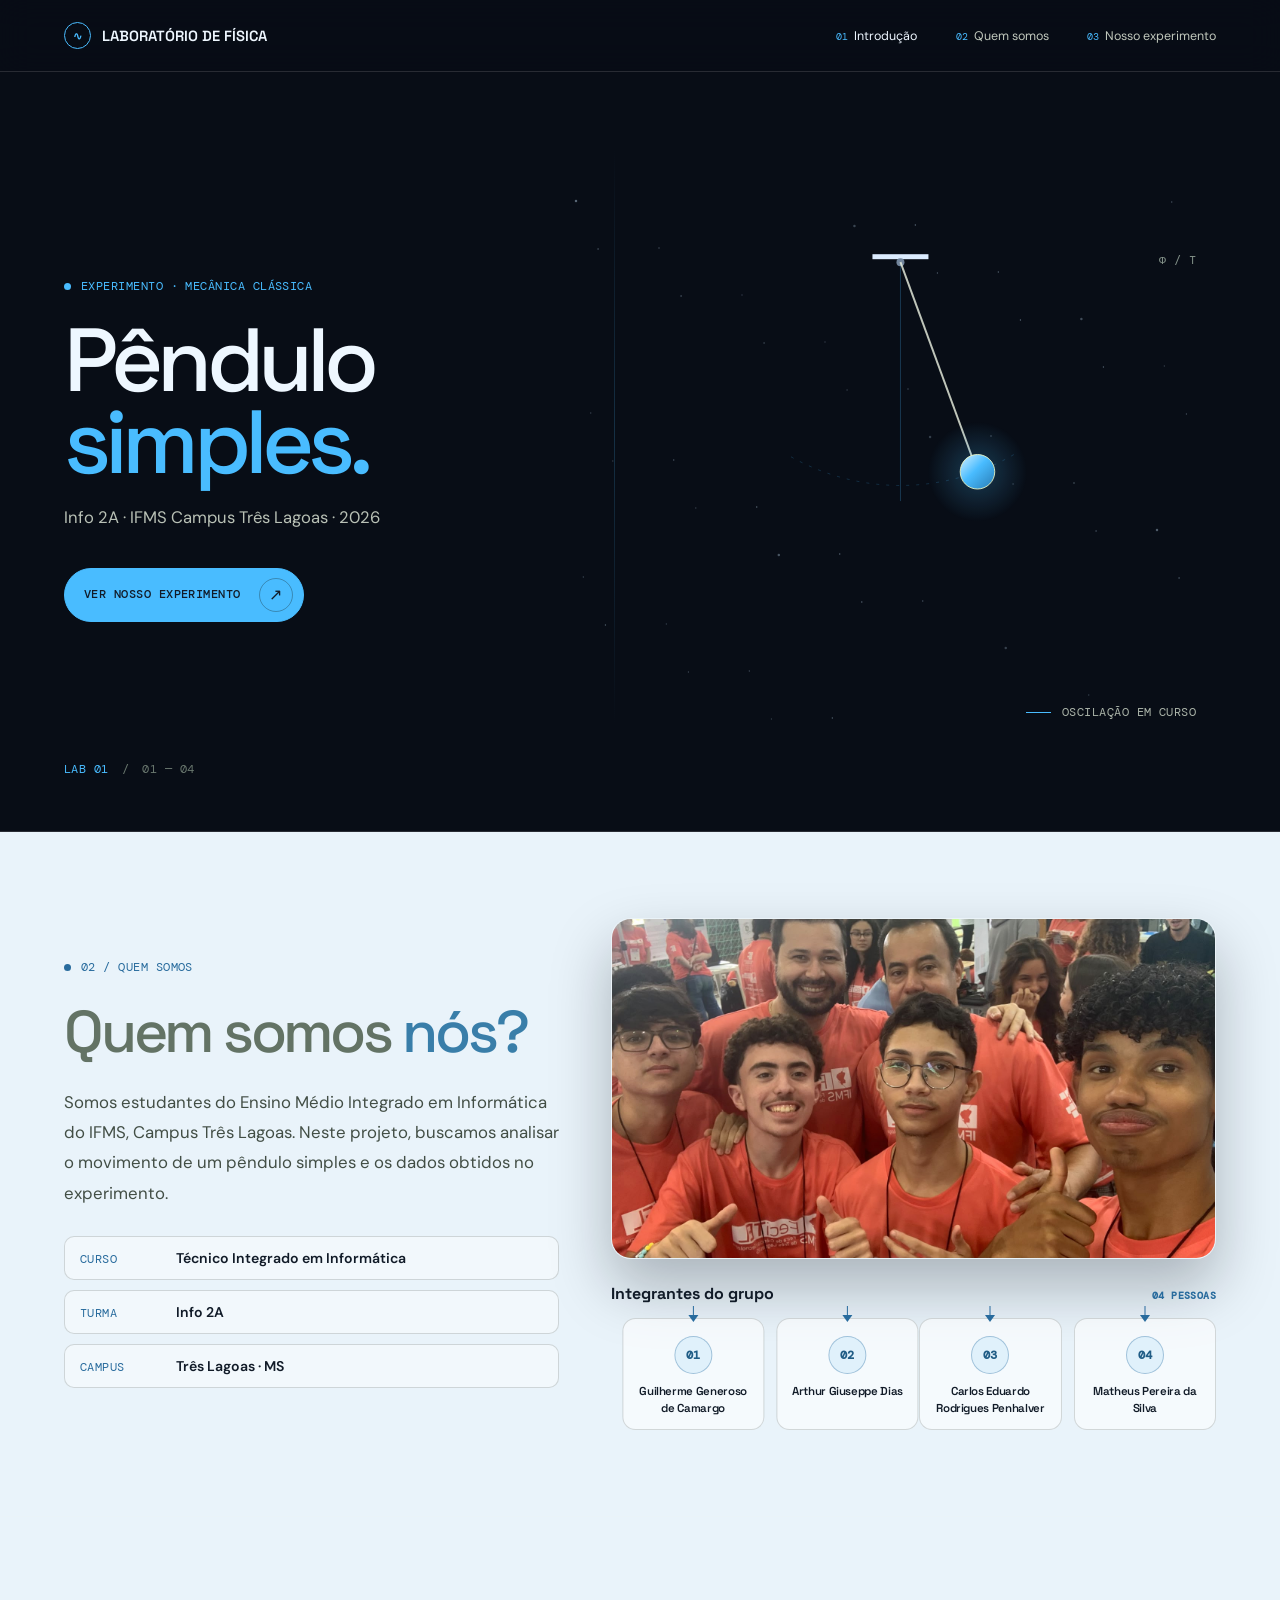
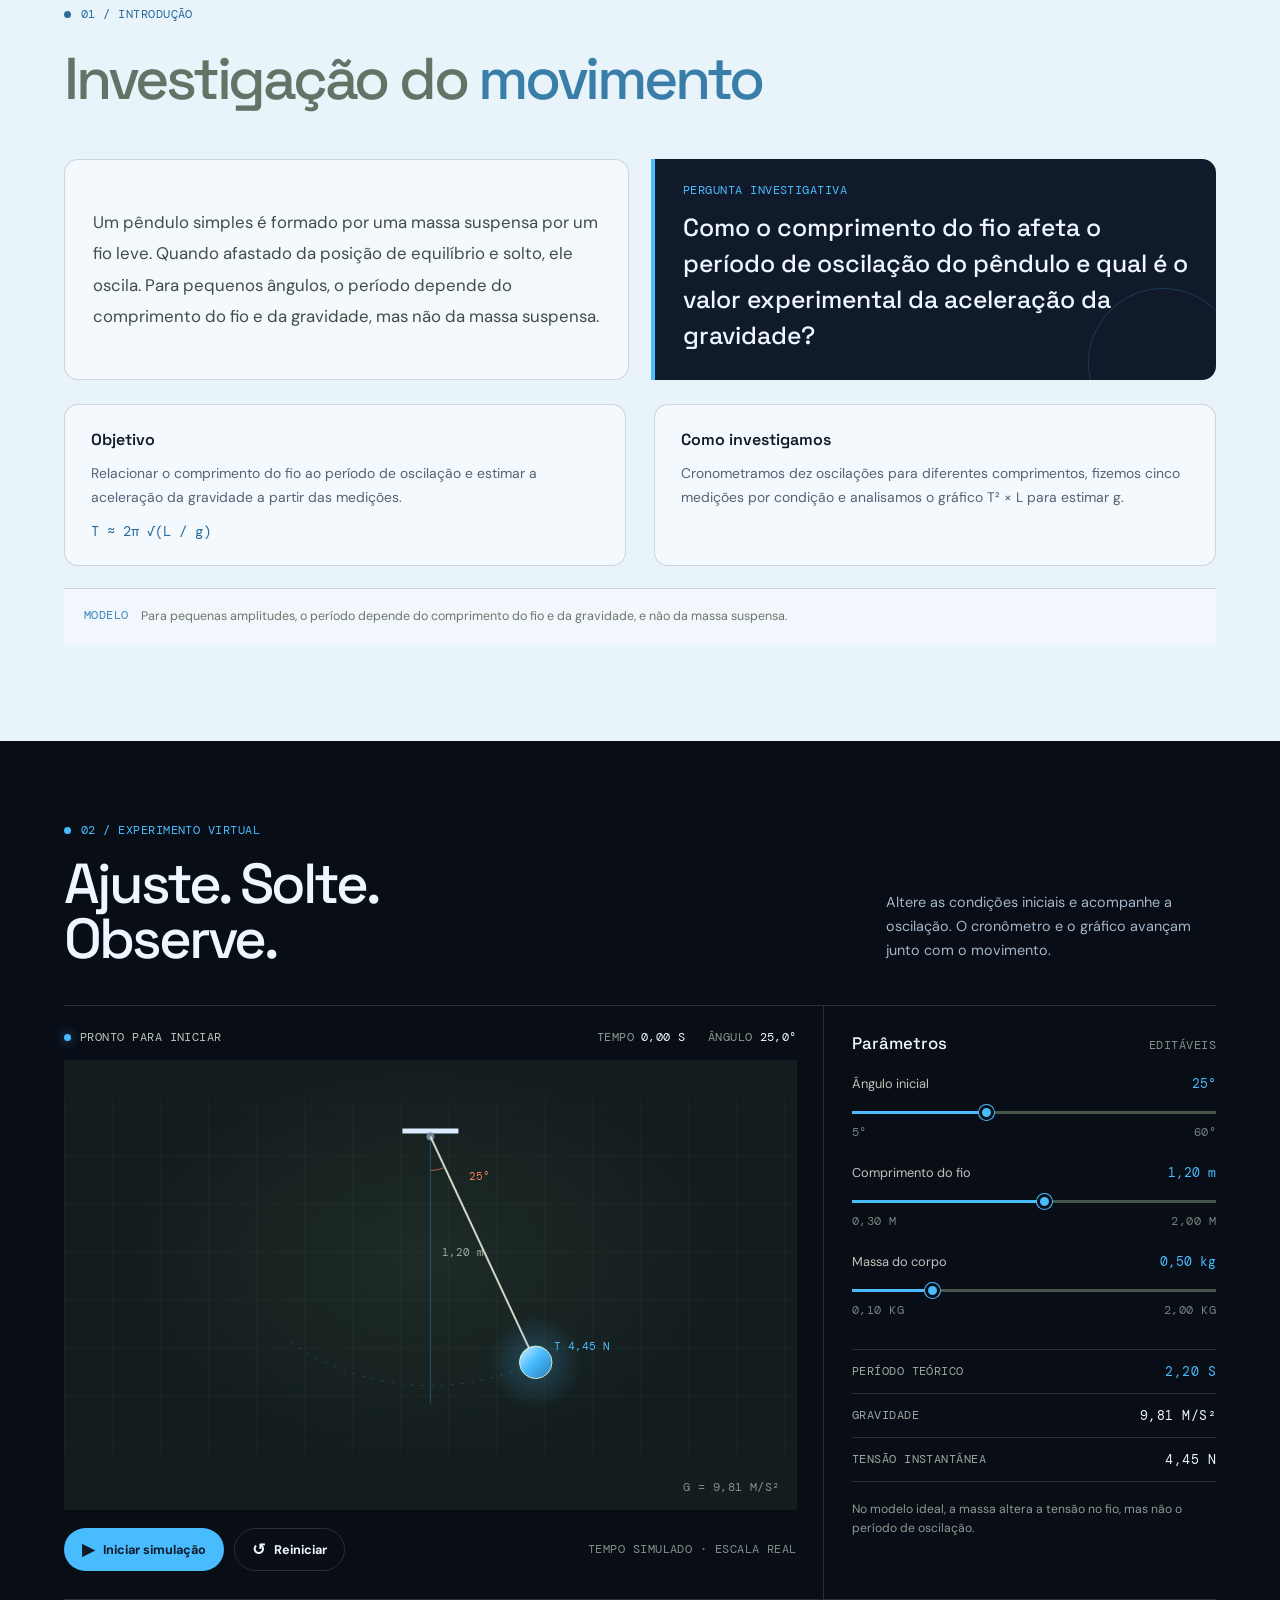
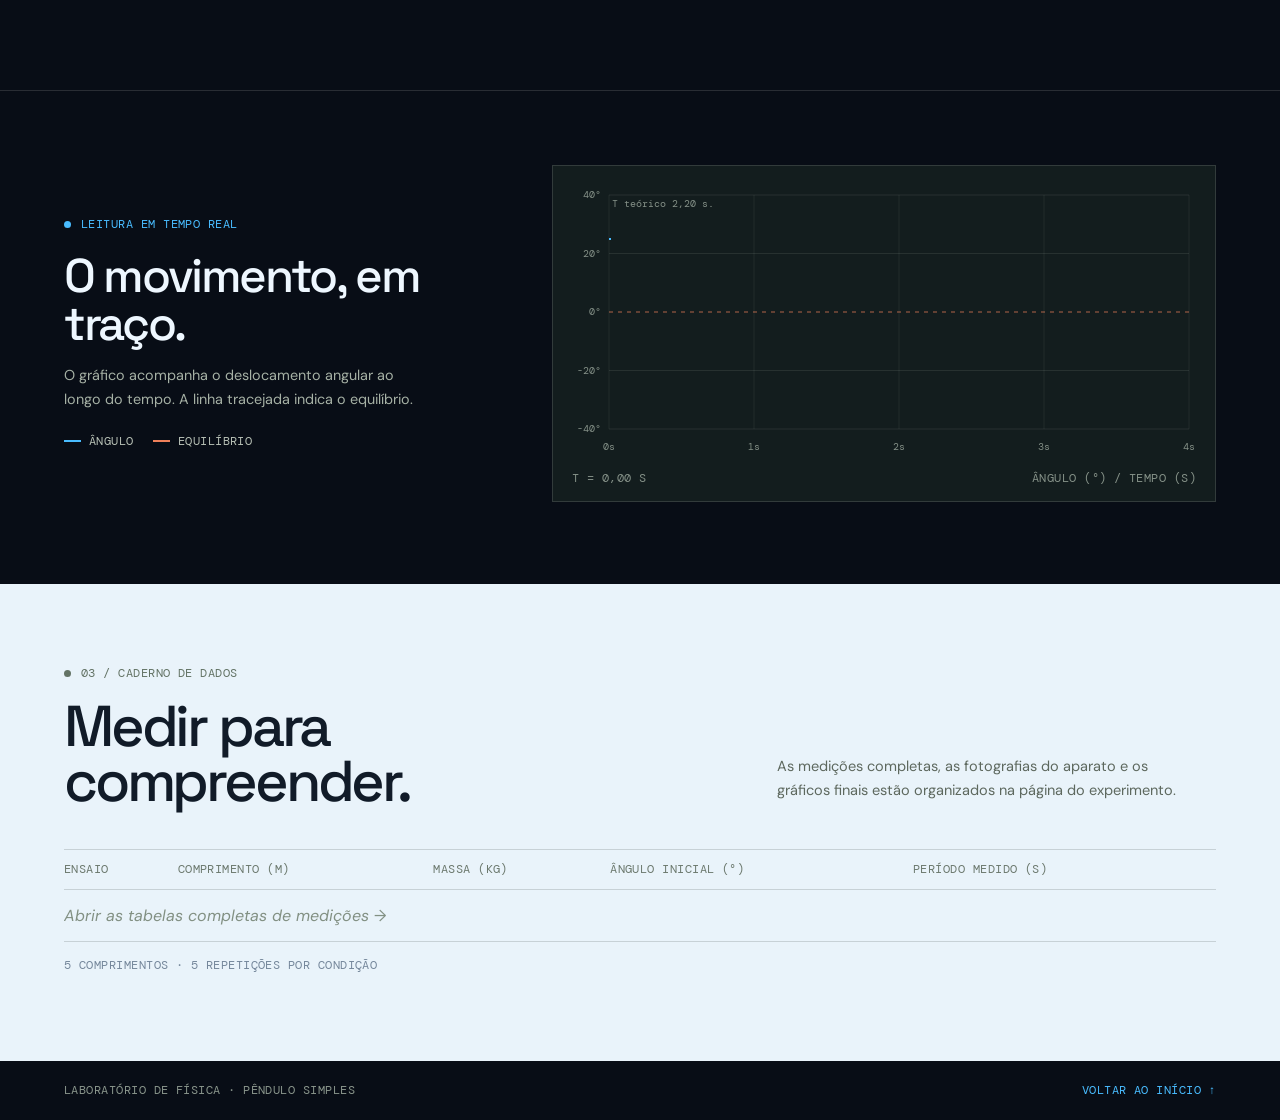
<file: index.html>
<!doctype html>
<html lang="pt-BR">

<head>
  <meta charset="utf-8">
  <meta name="viewport" content="width=device-width, initial-scale=1">
  <meta name="theme-color" content="#080d16">
  <meta name="description" content="Uma experiência interativa para explorar o movimento do pêndulo simples.">
  <title>Pêndulo simples</title>
  <link rel="preconnect" href="https://fonts.googleapis.com">
  <link rel="preconnect" href="https://fonts.gstatic.com" crossorigin>
  <link
    href="https://fonts.googleapis.com/css2?family=DM+Mono:wght@400;500&family=DM+Sans:wght@400;500;600;700&family=Space+Grotesk:wght@400;500;600;700&display=swap"
    rel="stylesheet">
  <link rel="stylesheet" href="style.css">
  <script src="app.js" defer></script>
  <script src="motion.js" defer></script>
</head>

<body>
  <header class="site-header">
    <a class="brand" href="#inicio" aria-label="Laboratório de Física, início"><span
        class="brand-mark">∿</span><span>LABORATÓRIO DE FÍSICA</span></a>
    <button class="menu-toggle" id="menu-toggle" type="button" aria-label="Abrir menu" aria-expanded="false">☰</button>
    <nav class="site-nav" id="site-nav" aria-label="Navegação principal">
      <a href="#inicio" aria-current="page"><span class="nav-index">01</span>Introdução</a>
      <a href="#quem-somos"><span class="nav-index">02</span>Quem somos</a>
      <a href="experimento.html"><span class="nav-index">03</span>Nosso experimento</a>
    </nav>
  </header>

  <main>
    <section class="hero" id="inicio" aria-labelledby="hero-title">
      <div class="hero-copy">
        <div class="eyebrow mono">Experimento · Mecânica clássica</div>
        <h1 id="hero-title">Pêndulo<br><span>simples.</span></h1>
        <p class="hero-lede">Info 2A · IFMS Campus Três Lagoas · 2026</p>
        <a class="hero-link mono" href="experimento.html"><span>Ver nosso experimento</span><span
            aria-hidden="true">↗</span></a>
      </div>
      <div class="hero-visual" aria-label="Animação de um pêndulo oscilando">
        <span class="hero-coordinate mono">φ / t</span>
        <canvas id="hero-canvas" aria-hidden="true"></canvas>
        <span class="hero-caption mono">Oscilação em curso</span>
      </div>
      <div class="hero-index mono"><span>LAB 01</span><span>/</span><span>01 — 04</span></div>
    </section>

    <section class="who-are-we section-light" id="quem-somos" aria-labelledby="who-title">
      <div class="who-copy">
        <div class="section-kicker">
          <div class="eyebrow mono">02 / Quem somos</div>
          <h2 class="intro-title" id="who-title">Quem somos <em>nós?</em></h2>
        </div>
        <p class="who-lede">Somos estudantes do Ensino Médio Integrado em Informática do IFMS,
          Campus Três Lagoas. Neste projeto, buscamos analisar o movimento de um pêndulo simples e os dados obtidos no experimento.</p>
        <dl class="who-facts">
          <div class="who-fact">
            <dt class="mono">Curso</dt>
            <dd>Técnico Integrado em Informática</dd>
          </div>
          <div class="who-fact">
            <dt class="mono">Turma</dt>
            <dd>Info 2A</dd>
          </div>
          <div class="who-fact">
            <dt class="mono">Campus</dt>
            <dd>Três Lagoas · MS</dd>
          </div>
        </dl>
      </div>
      <div class="who-visual">
        <img src="IMG-20261007-WA0008.jpg" alt="Foto do grupo do experimento do pêndulo simples" loading="lazy">
        <h3 class="who-people-title">Integrantes do grupo <span class="mono">04 pessoas</span></h3>
        <ol class="who-people" aria-label="Integrantes do grupo, na ordem indicada na foto">
          <li class="person-tag person-left">
            <span class="person-number" aria-hidden="true">01</span>
            <span class="person-name">Guilherme Generoso de Camargo</span>
          </li>
          <li class="person-tag person-left">
            <span class="person-number" aria-hidden="true">02</span>
            <span class="person-name">Arthur Giuseppe Dias</span>
          </li>
          <li class="person-tag">
            <span class="person-number" aria-hidden="true">03</span>
            <span class="person-name">Carlos Eduardo Rodrigues Penhalver</span>
          </li>
          <li class="person-tag">
            <span class="person-number" aria-hidden="true">04</span>
            <span class="person-name">Matheus Pereira da Silva</span>
          </li>
        </ol>
      </div>
    </section>

    <section class="intro section-light" id="introducao" aria-labelledby="intro-title">
      <div class="section-kicker">
        <div class="eyebrow mono">01 / Introdução</div>
        <h2 class="intro-title" id="intro-title">Investigação do <em>movimento</em></h2>
      </div>
      <div class="intro-content">
        <p>Um pêndulo simples é formado por uma massa suspensa por um fio leve. Quando afastado da posição de equilíbrio e solto, ele oscila. Para pequenos ângulos, o período depende do comprimento do fio e da gravidade, mas não da massa suspensa.</p>
        <aside class="investigative-question" aria-labelledby="question-title">
          <span class="mono">Pergunta investigativa</span>
          <h3 id="question-title">Como o comprimento do fio afeta o período de oscilação do pêndulo e qual é o valor experimental da aceleração da gravidade?</h3>
        </aside>
        <div class="methodology">
          <div>
            <h3>Objetivo</h3>
            <p>Relacionar o comprimento do fio ao período de oscilação e estimar a aceleração da gravidade a partir das medições.</p>
            <span class="formula">T ≈ 2π √(L / g)</span>
          </div>
          <div>
            <h3>Como investigamos</h3>
            <p>Cronometramos dez oscilações para diferentes comprimentos, fizemos cinco medições por condição e analisamos o gráfico T² × L para estimar g.</p>
          </div>
        </div>
        <div class="note-line"><span class="mono">MODELO</span><span>Para pequenas amplitudes, o período depende do
            comprimento do fio e da gravidade, e não da massa suspensa.</span></div>
      </div>
    </section>

    <section class="sim-section" id="simulacao" aria-labelledby="sim-title">
      <div class="section-heading">
        <div>
          <div class="eyebrow mono">02 / Experimento virtual</div>
          <h2 id="sim-title">Ajuste. Solte.<br>Observe.</h2>
        </div>
        <p>Altere as condições iniciais e acompanhe a oscilação. O cronômetro e o gráfico avançam junto com o movimento.
        </p>
      </div>
      <div class="sim-layout">
        <div class="sim-main">
          <div class="sim-toolbar">
            <div class="live-indicator mono"><span class="live-dot"></span><span id="sim-status">Pronto para
                iniciar</span></div>
            <div class="sim-readout mono"><span>TEMPO<strong id="elapsed-readout">0.00
                  s</strong></span><span>ÂNGULO<strong id="angle-readout">25.0°</strong></span></div>
          </div>
          <div class="sim-stage"><canvas id="sim-canvas" role="img"
              aria-label="Visualização animada do pêndulo"></canvas><span class="stage-label mono">g = 9,81 m/s²</span>
          </div>
          <div class="sim-actions">
            <button class="action-button" id="start-button" type="button"><span class="icon"
                aria-hidden="true">▶</span><span>Iniciar simulação</span></button>
            <button class="action-button secondary" id="reset-button" type="button"><span class="icon"
                aria-hidden="true">↺</span><span>Reiniciar</span></button>
            <span class="sim-actions-note mono">Tempo simulado · escala real</span>
          </div>
        </div>
        <aside class="sim-controls" aria-label="Parâmetros do pêndulo">
          <div class="controls-head">
            <h3>Parâmetros</h3><span class="mono">EDITÁVEIS</span>
          </div>
          <div class="control">
            <label class="control-label" for="angle-input"><span>Ângulo inicial</span><output class="control-value"
                id="angle-value" for="angle-input">25°</output></label>
            <input id="angle-input" type="range" min="5" max="60" step="1" value="25">
            <div class="range-ends mono"><span>5°</span><span>60°</span></div>
          </div>
          <div class="control">
            <label class="control-label" for="length-input"><span>Comprimento do fio</span><output class="control-value"
                id="length-value" for="length-input">1,20 m</output></label>
            <input id="length-input" type="range" min="0.30" max="2.00" step="0.05" value="1.20">
            <div class="range-ends mono"><span>0,30 m</span><span>2,00 m</span></div>
          </div>
          <div class="control">
            <label class="control-label" for="mass-input"><span>Massa do corpo</span><output class="control-value"
                id="mass-value" for="mass-input">0,50 kg</output></label>
            <input id="mass-input" type="range" min="0.10" max="2.00" step="0.05" value="0.50">
            <div class="range-ends mono"><span>0,10 kg</span><span>2,00 kg</span></div>
          </div>
          <div class="metric-list mono">
            <div class="metric"><span>Período teórico</span><output id="period-output" class="metric-highlight">2,20
                s</output></div>
            <div class="metric"><span>Gravidade</span><output>9,81 m/s²</output></div>
            <div class="metric"><span>Tensão instantânea</span><output id="tension-output">4,45 N</output></div>
          </div>
          <p class="mass-note">No modelo ideal, a massa altera a tensão no fio, mas não o período de oscilação.</p>
        </aside>
      </div>
    </section>

    <section class="chart-section" aria-labelledby="chart-title">
      <div class="chart-copy">
        <div class="eyebrow mono">Leitura em tempo real</div>
        <h2 id="chart-title">O movimento, em traço.</h2>
        <p>O gráfico acompanha o deslocamento angular ao longo do tempo. A linha tracejada indica o equilíbrio.</p>
        <div class="chart-legend mono"><span class="legend-item"><span class="legend-swatch"></span>Ângulo</span><span
            class="legend-item"><span class="legend-swatch reference"></span>Equilíbrio</span></div>
      </div>
      <div class="chart-wrap"><canvas id="chart-canvas" role="img"
          aria-label="Gráfico do ângulo do pêndulo ao longo do tempo"></canvas>
        <div class="chart-foot mono"><span id="chart-time-label">t = 0,00 s</span><span>ÂNGULO (°) / TEMPO (s)</span>
        </div>
      </div>
    </section>

    <section class="data-section section-light" id="dados" aria-labelledby="data-title">
      <div class="data-top">
        <div>
          <div class="section-kicker eyebrow mono">03 / Caderno de dados</div>
          <h2 id="data-title">Medir para<br>compreender.</h2>
        </div>
        <p>As medições completas, as fotografias do aparato e os gráficos finais estão organizados na página do
          experimento.</p>
      </div>
      <div class="table-scroll">
        <table class="data-table">
          <thead>
            <tr>
              <th class="mono">Ensaio</th>
              <th class="mono">Comprimento (m)</th>
              <th class="mono">Massa (kg)</th>
              <th class="mono">Ângulo inicial (°)</th>
              <th class="mono">Período medido (s)</th>
            </tr>
          </thead>
          <tbody>
            <tr class="placeholder-row">
              <td colspan="5"><a href="experimento.html#dados">Abrir as tabelas completas de medições →</a></td>
            </tr>
          </tbody>
        </table>
      </div>
      <p class="table-footnote mono">5 COMPRIMENTOS · 5 REPETIÇÕES POR CONDIÇÃO</p>
    </section>

    <!-- <section class="results-section" id="resultados" aria-labelledby="results-title">
      <div class="results-copy">
        <div class="eyebrow mono">04 / Análise</div>
        <h2 id="results-title">O que os dados revelam.</h2>
        <p>Os resultados mostram o aumento do período com o comprimento do fio e permitem estimar g. A página seguinte reúne os gráficos e a análise das variações de massa e amplitude.</p>
      </div>
      <div class="results-placeholder" aria-label="Espaço reservado para os gráficos dos resultados experimentais">
        <div class="placeholder-axes"><span class="placeholder-mark"></span></div>
        <div class="placeholder-message"><strong class="mono">Resultados do grupo</strong><span>Incluindo as medições, os gráficos originais e as imagens do aparato experimental.</span><a class="report-link mono" href="experimento.html">Explorar os resultados ↗</a></div>
      </div>
    </section> -->

    <!-- <section class="closing" aria-labelledby="conclusion-title">
      <div>
        <div class="mono">Conclusão · Projeto experimental</div>
        <h2 id="conclusion-title">Conclusão</h2>
        <p>Os dados de comprimento acompanham a relação prevista para o pêndulo simples. A linearização de T² em função de L levou o grupo a estimar a gravidade local em aproximadamente 9,81 m/s².</p>
      </div>
      <div class="thanks">
        <div class="mono">Agradecimentos</div>
        <p>Com isso acesse veja os dados obtidos no nosso experimento real feito no laboratorio do  campus IFMS-TL. </p>
      </div>
    </section> -->
  </main>

  <footer class="site-footer mono"><span>LABORATÓRIO DE FÍSICA · PÊNDULO SIMPLES</span><a href="#inicio">VOLTAR AO
      INÍCIO ↑</a></footer>
</body>

</html>
</file>
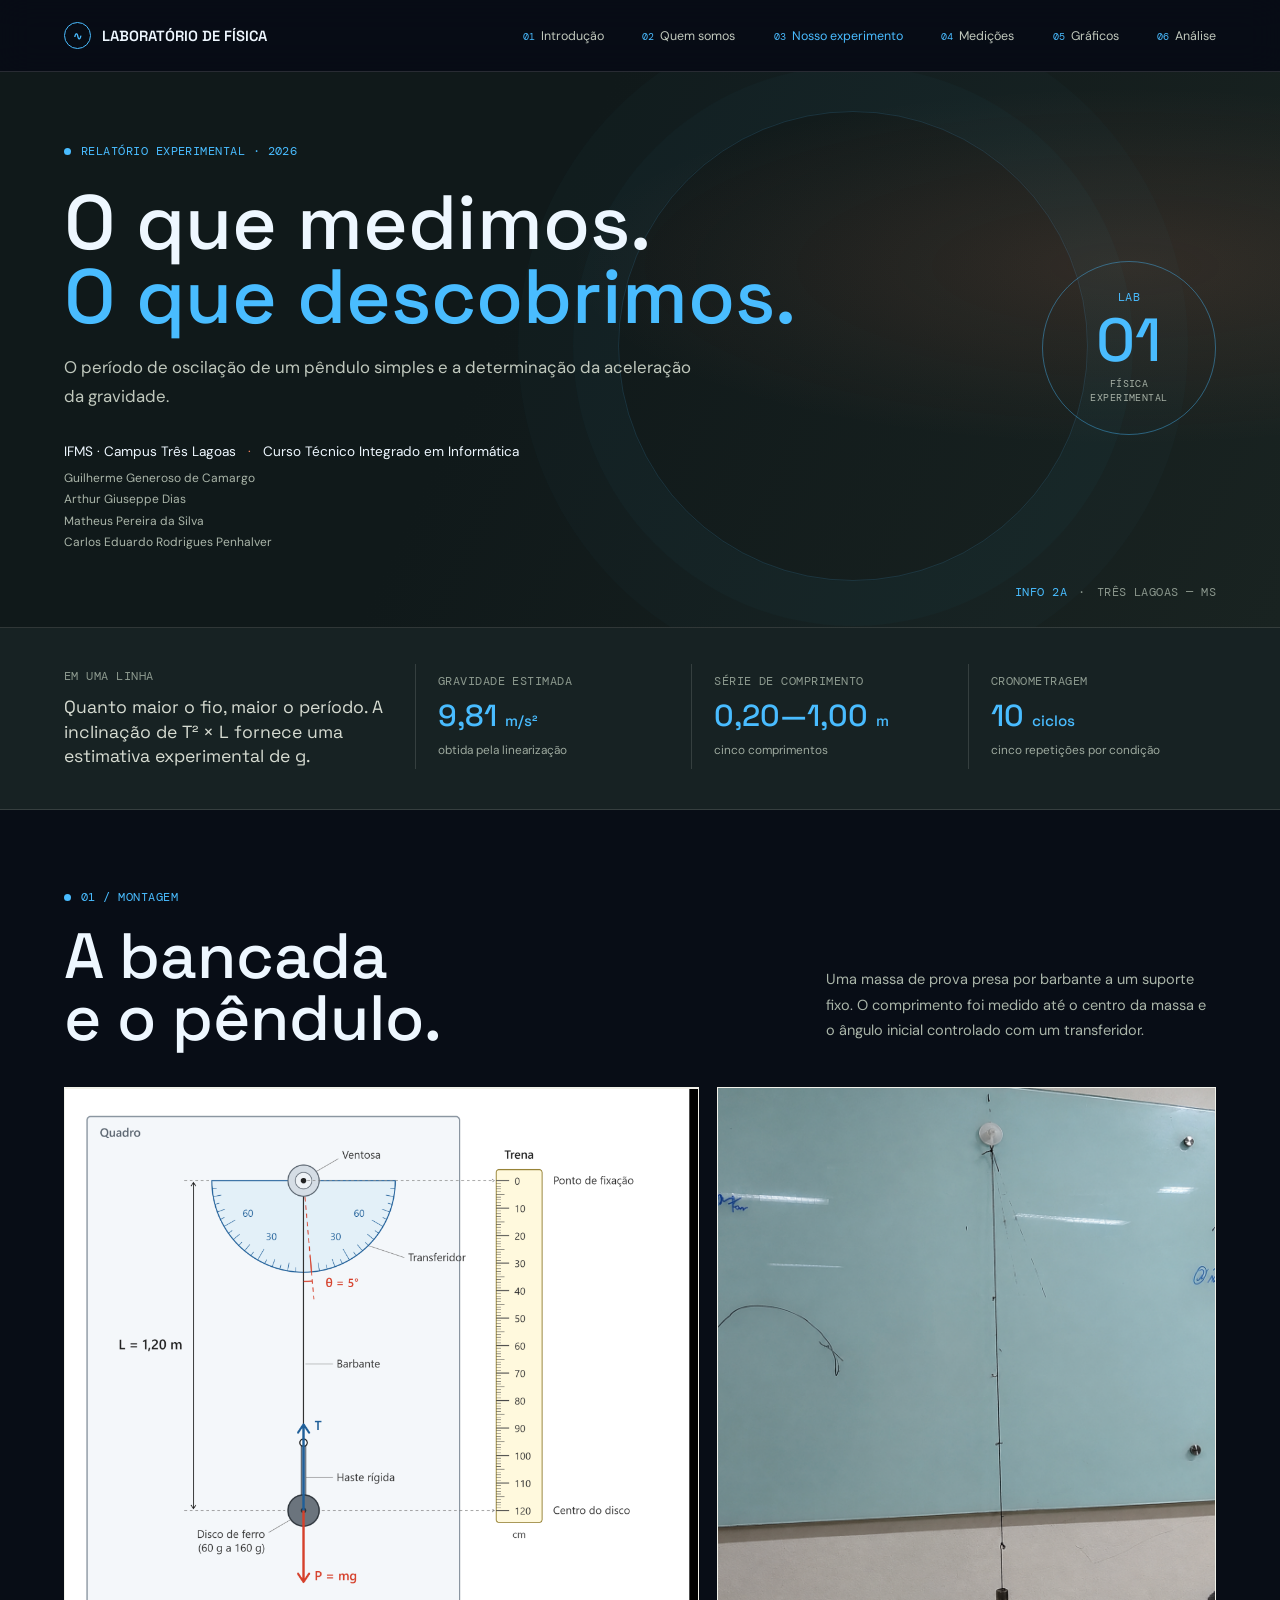
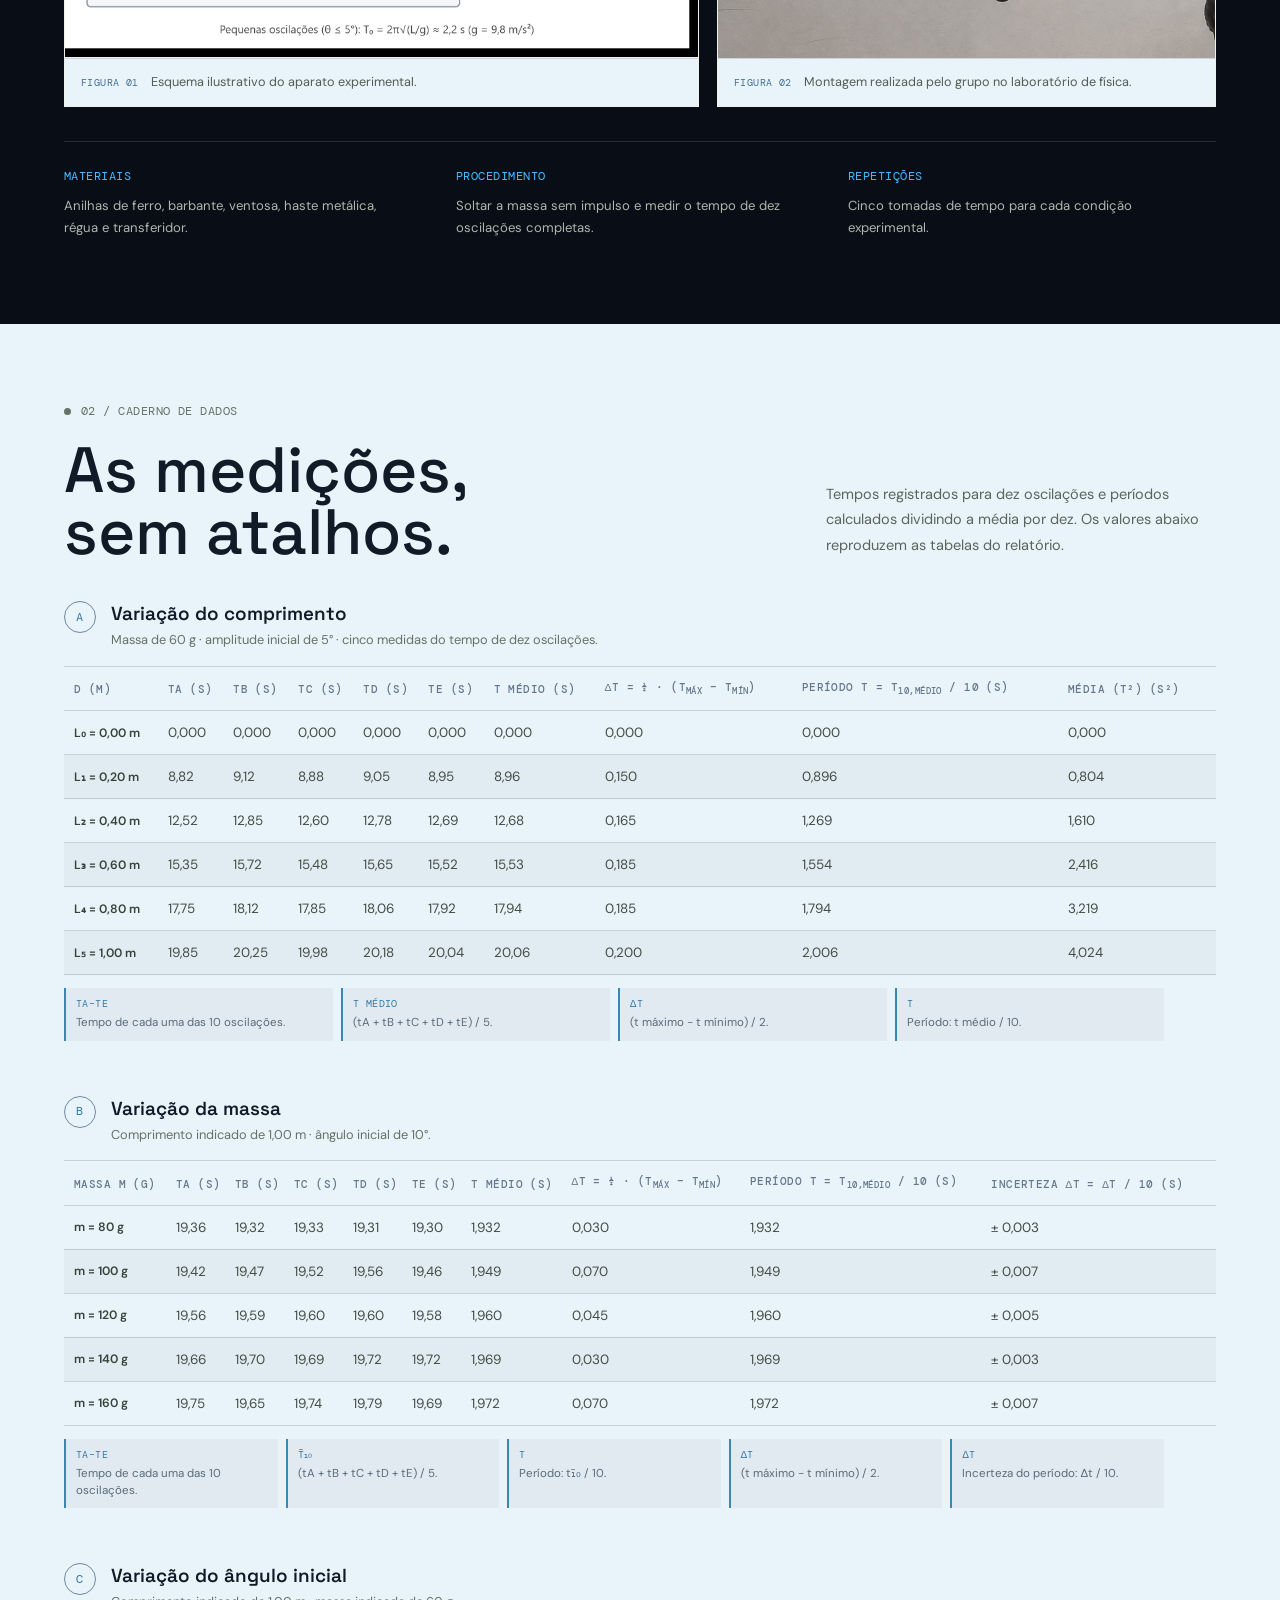
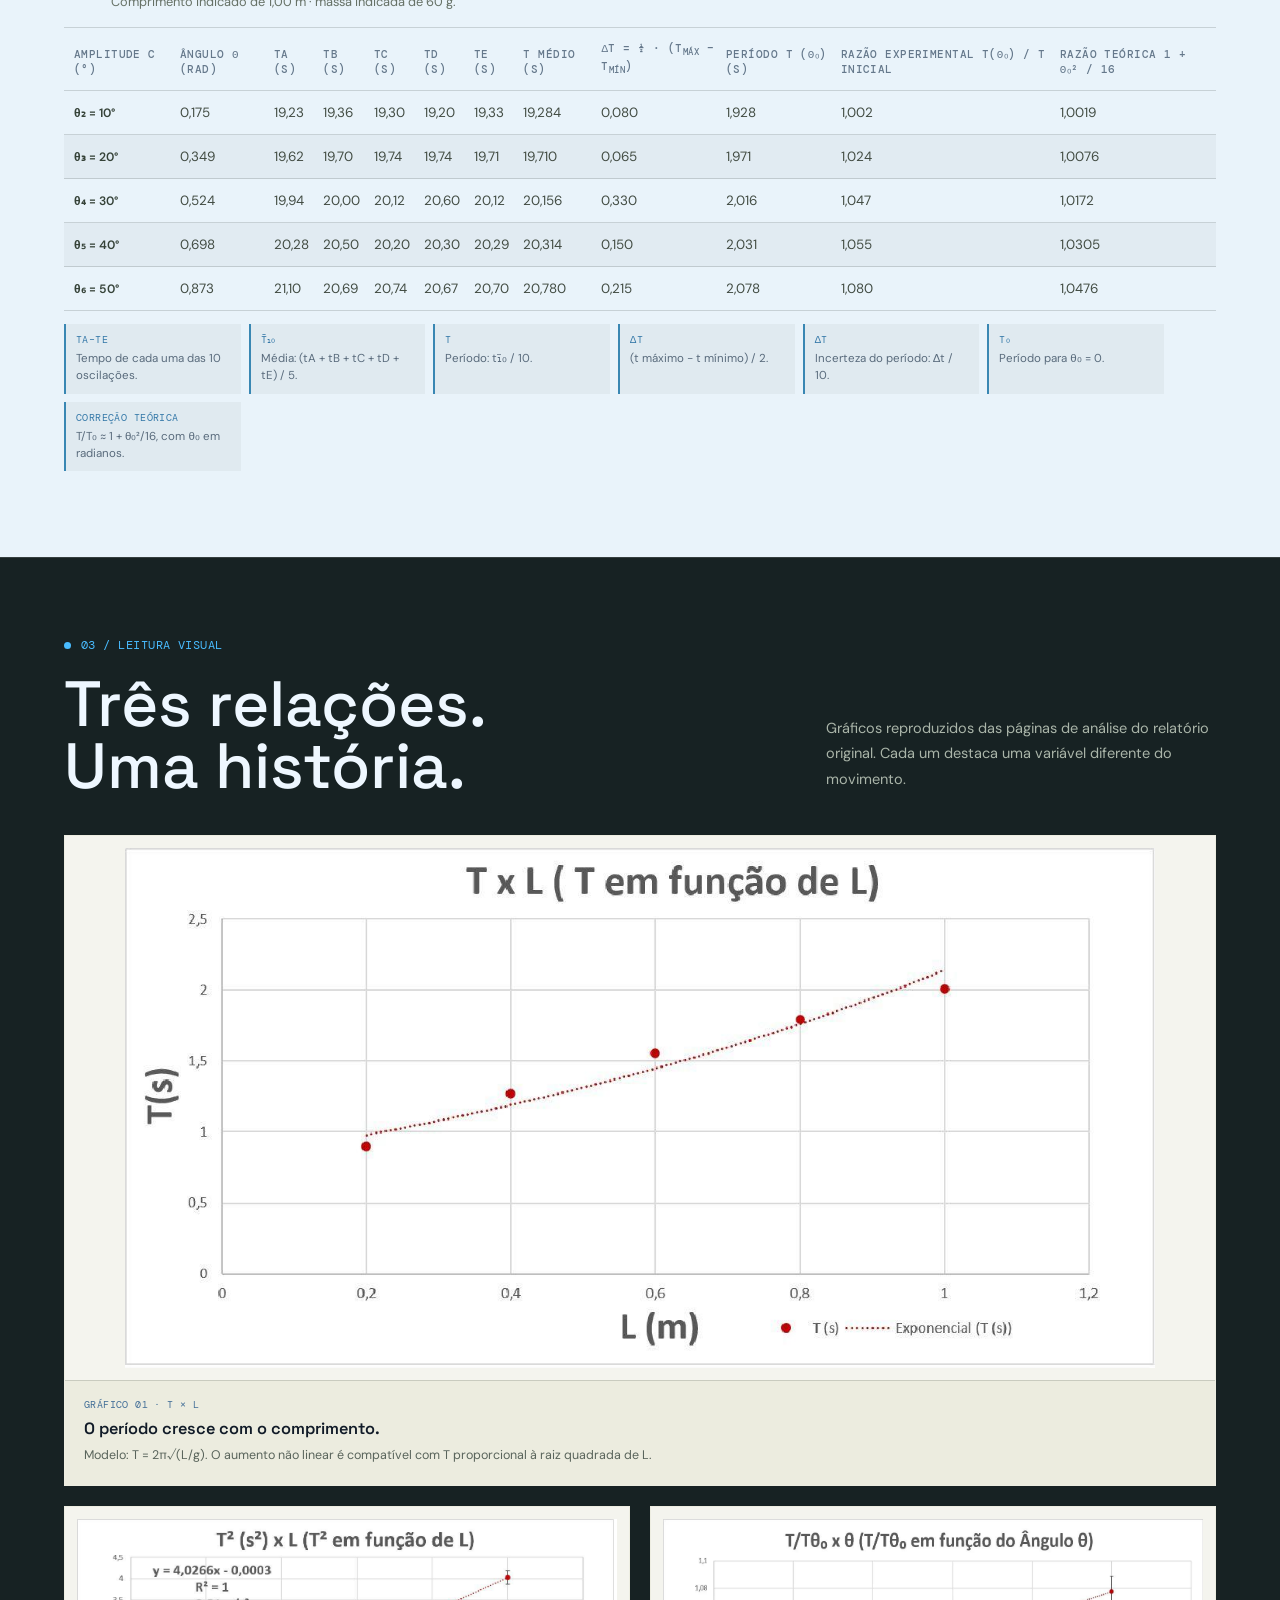
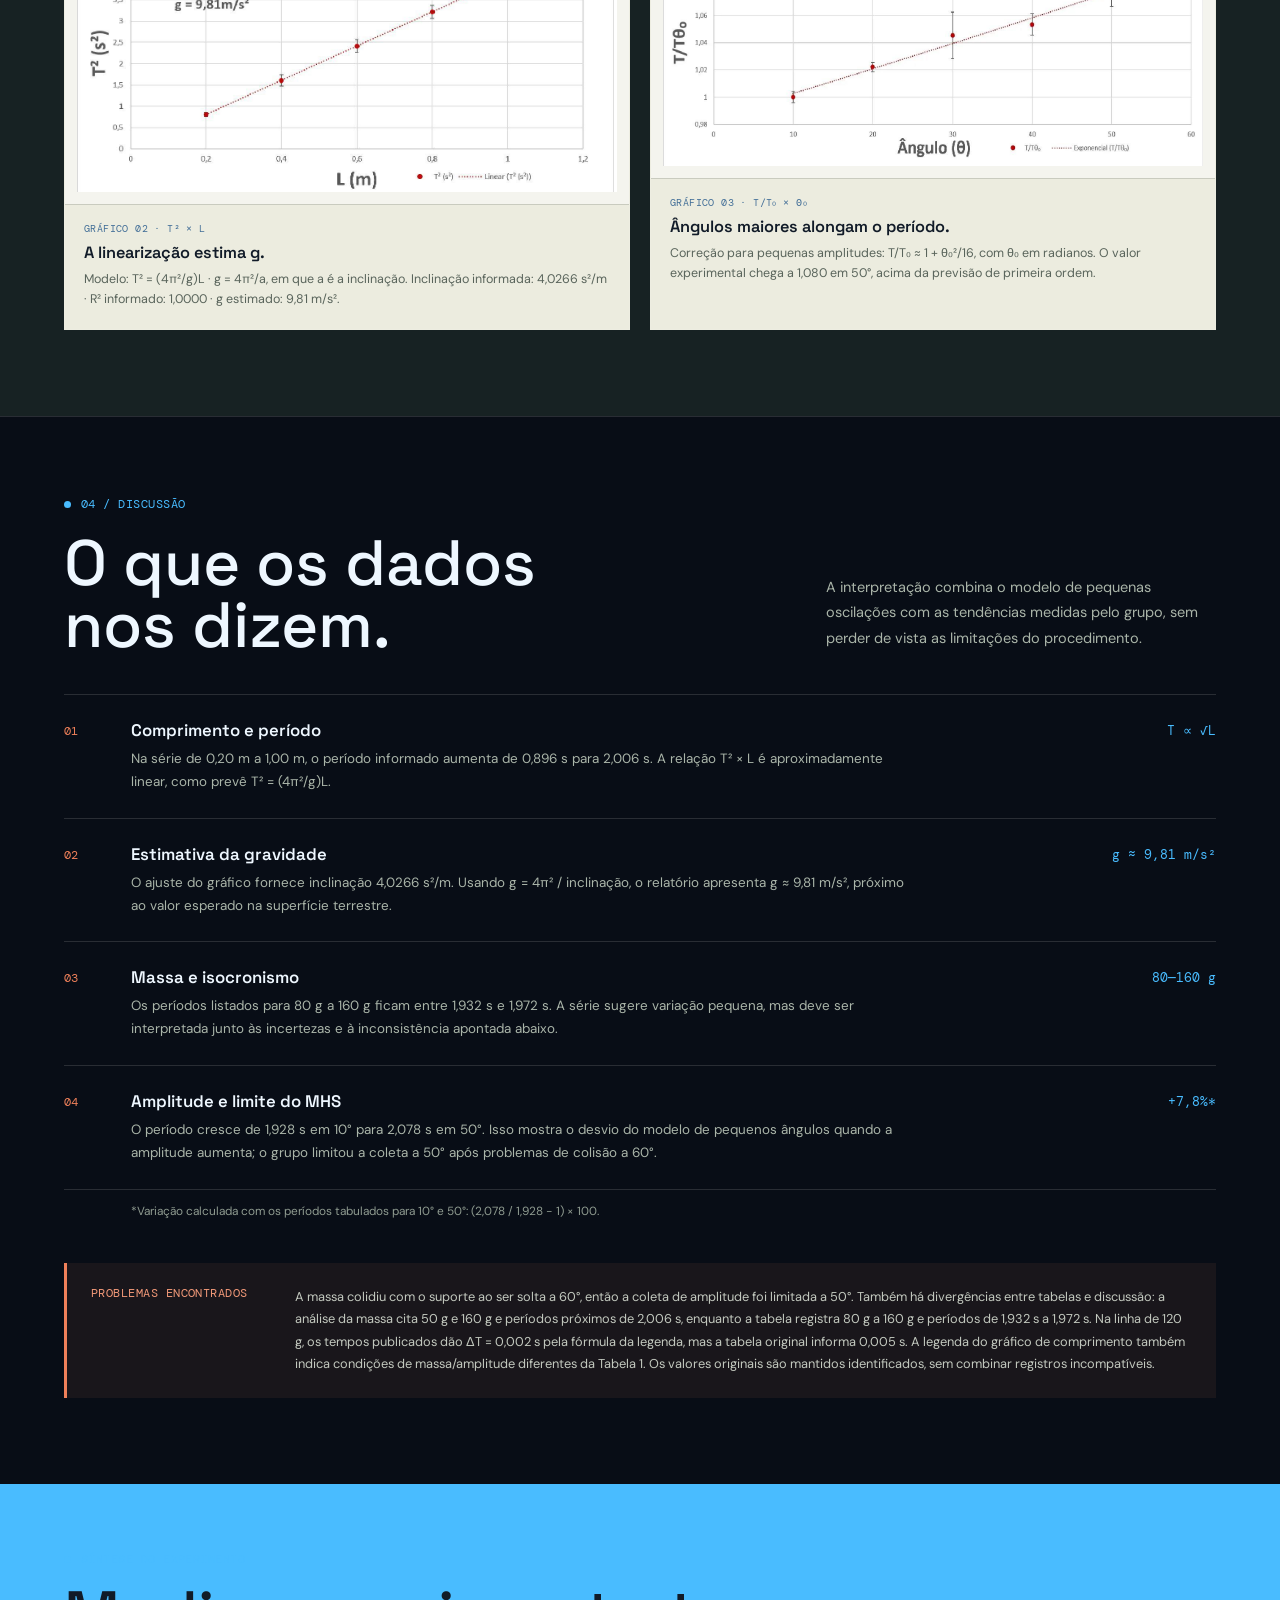
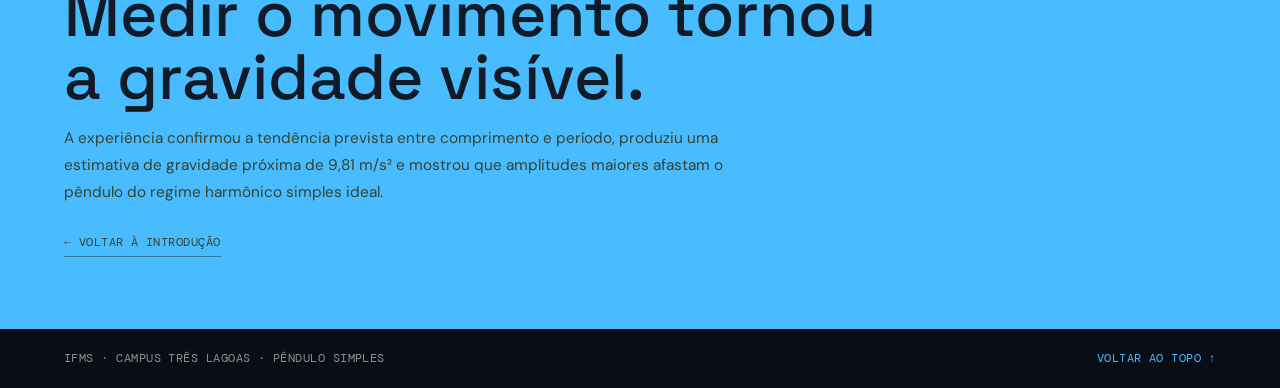
<file: experimento.html>
<!doctype html>
<html lang="pt-BR">
<head>
  <meta charset="utf-8">
  <meta name="viewport" content="width=device-width, initial-scale=1">
  <meta name="theme-color" content="#080d16">
  <meta name="description" content="Aparato, medições, gráficos e análise do experimento de pêndulo simples realizado no IFMS Campus Três Lagoas.">
  <title>Nosso experimento | Pêndulo simples</title>
  <link rel="preconnect" href="https://fonts.googleapis.com">
  <link rel="preconnect" href="https://fonts.gstatic.com" crossorigin>
  <link href="https://fonts.googleapis.com/css2?family=DM+Mono:wght@400;500&family=DM+Sans:wght@400;500;600;700&family=Space+Grotesk:wght@400;500;600;700&display=swap" rel="stylesheet">
  <link rel="stylesheet" href="style.css">
  <script src="motion.js" defer></script>
</head>
<body class="report-page">
  <header class="site-header">
    <a class="brand" href="index.html#inicio" aria-label="Laboratório de Física, introdução"><span class="brand-mark">∿</span><span>LABORATÓRIO DE FÍSICA</span></a>
    <nav class="site-nav" aria-label="Navegação principal">
      <a href="index.html"><span class="nav-index">01</span>Introdução</a>
      <a href="index.html#quem-somos"><span class="nav-index">02</span>Quem somos</a>
      <a href="#inicio" aria-current="page"><span class="nav-index">03</span>Nosso experimento</a>
      <a href="#dados"><span class="nav-index">04</span>Medições</a>
      <a href="#graficos"><span class="nav-index">05</span>Gráficos</a>
      <a href="#analise"><span class="nav-index">06</span>Análise</a>
    </nav>
  </header>

  <main>
    <section class="report-hero" id="inicio" aria-labelledby="report-title">
      <div class="report-hero-copy">
        <div class="eyebrow mono">Relatório experimental · 2026</div>
        <h1 id="report-title">O que medimos.<br><span>O que descobrimos.</span></h1>
        <p>O período de oscilação de um pêndulo simples e a determinação da aceleração da gravidade.</p>
        <div class="report-authors">IFMS · Campus Três Lagoas <span>·</span> Curso Técnico Integrado em Informática</div>
        <div class="author-list"><span>Guilherme Generoso de Camargo</span><span>Arthur Giuseppe Dias</span><span>Matheus Pereira da Silva</span><span>Carlos Eduardo Rodrigues Penhalver</span></div>
      </div>
      <div class="report-hero-stamp mono"><span>LAB</span><strong>01</strong><span>FÍSICA<br>EXPERIMENTAL</span></div>
      <div class="report-hero-index mono"><span>INFO 2A</span><span>·</span><span>TRÊS LAGOAS — MS</span></div>
    </section>

    <section class="report-summary" aria-label="Principais resultados">
      <div class="summary-lead"><span class="mono">EM UMA LINHA</span><p>Quanto maior o fio, maior o período. A inclinação de T² × L fornece uma estimativa experimental de g.</p></div>
      <div class="summary-stat"><span class="mono">GRAVIDADE ESTIMADA</span><strong>9,81 <small>m/s²</small></strong><span>obtida pela linearização</span></div>
      <div class="summary-stat"><span class="mono">SÉRIE DE COMPRIMENTO</span><strong>0,20—1,00 <small>m</small></strong><span>cinco comprimentos</span></div>
      <div class="summary-stat"><span class="mono">CRONOMETRAGEM</span><strong>10 <small>ciclos</small></strong><span>cinco repetições por condição</span></div>
    </section>

    <section class="apparatus-section" id="aparato" aria-labelledby="apparatus-title">
      <div class="report-section-heading">
        <div><div class="eyebrow mono">01 / Montagem</div><h2 id="apparatus-title">A bancada<br>e o pêndulo.</h2></div>
        <p>Uma massa de prova presa por barbante a um suporte fixo. O comprimento foi medido até o centro da massa e o ângulo inicial controlado com um transferidor.</p>
      </div>
      <div class="apparatus-grid">
        <figure class="apparatus-figure apparatus-diagram">
          <img src="assets/experiment/apparatus-diagram.png" alt="Diagrama do aparato: ventosa, transferidor, barbante, disco de ferro e régua para medir o comprimento do pêndulo" loading="lazy">
          <figcaption><span class="mono">FIGURA 01</span> Esquema ilustrativo do aparato experimental.</figcaption>
        </figure>
        <figure class="apparatus-figure apparatus-photo">
          <img src="assets/experiment/apparatus-photo.png" alt="Fotografia do pêndulo montado no laboratório, suspenso diante de uma lousa" loading="lazy">
          <figcaption><span class="mono">FIGURA 02</span> Montagem realizada pelo grupo no laboratório de física.</figcaption>
        </figure>
      </div>
      <div class="method-strip">
        <div><span class="mono">MATERIAIS</span><p>Anilhas de ferro, barbante, ventosa, haste metálica, régua e transferidor.</p></div>
        <div><span class="mono">PROCEDIMENTO</span><p>Soltar a massa sem impulso e medir o tempo de dez oscilações completas.</p></div>
        <div><span class="mono">REPETIÇÕES</span><p>Cinco tomadas de tempo para cada condição experimental.</p></div>
      </div>
    </section>

    <section class="report-data section-light" id="dados" aria-labelledby="data-title">
      <div class="report-section-heading">
        <div><div class="section-kicker eyebrow mono">02 / Caderno de dados</div><h2 id="data-title">As medições,<br>sem atalhos.</h2></div>
        <p>Tempos registrados para dez oscilações e períodos calculados dividindo a média por dez. Os valores abaixo reproduzem as tabelas do relatório.</p>
      </div>
      <div class="dataset-heading"><span class="dataset-number mono">A</span><div><h3>Variação do comprimento</h3><p>Massa de 60 g · amplitude inicial de 5° · cinco medidas do tempo de dez oscilações.</p></div></div>
      <div class="table-scroll report-table-scroll">
        <table class="data-table report-table">
          <thead><tr><th class="mono">d (m)</th><th class="mono">tA (s)</th><th class="mono">tB (s)</th><th class="mono">tC (s)</th><th class="mono">tD (s)</th><th class="mono">tE (s)</th><th class="mono">t médio (s)</th><th class="mono">Δt = ½ · (t<sub>máx</sub> − t<sub>mín</sub>)</th><th class="mono">Período T = t<sub>10,médio</sub> / 10 (s)</th><th class="mono">Média (t²) (s²)</th></tr></thead>
          <tbody>
            <tr><th scope="row">L₀ = 0,00 m</th><td>0,000</td><td>0,000</td><td>0,000</td><td>0,000</td><td>0,000</td><td>0,000</td><td>0,000</td><td>0,000</td><td>0,000</td></tr>
            <tr><th scope="row">L₁ = 0,20 m</th><td>8,82</td><td>9,12</td><td>8,88</td><td>9,05</td><td>8,95</td><td>8,96</td><td>0,150</td><td>0,896</td><td>0,804</td></tr>
            <tr><th scope="row">L₂ = 0,40 m</th><td>12,52</td><td>12,85</td><td>12,60</td><td>12,78</td><td>12,69</td><td>12,68</td><td>0,165</td><td>1,269</td><td>1,610</td></tr>
            <tr><th scope="row">L₃ = 0,60 m</th><td>15,35</td><td>15,72</td><td>15,48</td><td>15,65</td><td>15,52</td><td>15,53</td><td>0,185</td><td>1,554</td><td>2,416</td></tr>
            <tr><th scope="row">L₄ = 0,80 m</th><td>17,75</td><td>18,12</td><td>17,85</td><td>18,06</td><td>17,92</td><td>17,94</td><td>0,185</td><td>1,794</td><td>3,219</td></tr>
            <tr><th scope="row">L₅ = 1,00 m</th><td>19,85</td><td>20,25</td><td>19,98</td><td>20,18</td><td>20,04</td><td>20,06</td><td>0,200</td><td>2,006</td><td>4,024</td></tr>
          </tbody>
        </table>
      </div>
      <dl class="table-legend" aria-label="Legenda da tabela de comprimento">
        <div><dt class="mono">tA–tE</dt><dd>Tempo de cada uma das 10 oscilações.</dd></div>
        <div><dt class="mono">t médio</dt><dd>(tA + tB + tC + tD + tE) / 5.</dd></div>
        <div><dt class="mono">Δt</dt><dd>(t máximo − t mínimo) / 2.</dd></div>
        <div><dt class="mono">T</dt><dd>Período: t médio / 10.</dd></div>
      </dl>

      <div class="dataset-heading dataset-heading-spaced"><span class="dataset-number mono">B</span><div><h3>Variação da massa</h3><p>Comprimento indicado de 1,00 m · ângulo inicial de 10°.</p></div></div>
      <div class="table-scroll report-table-scroll">
        <table class="data-table report-table">
          <thead><tr><th class="mono">Massa m (g)</th><th class="mono">tA (s)</th><th class="mono">tB (s)</th><th class="mono">tC (s)</th><th class="mono">tD (s)</th><th class="mono">tE (s)</th><th class="mono">t médio (s)</th><th class="mono">Δt = ½ · (t<sub>máx</sub> − t<sub>mín</sub>)</th><th class="mono">Período T = t<sub>10,médio</sub> / 10 (s)</th><th class="mono">Incerteza ΔT = Δt / 10 (s)</th></tr></thead>
          <tbody>
            <tr><th scope="row">m = 80 g</th><td>19,36</td><td>19,32</td><td>19,33</td><td>19,31</td><td>19,30</td><td>1,932</td><td>0,030</td><td>1,932</td><td>± 0,003</td></tr>
            <tr><th scope="row">m = 100 g</th><td>19,42</td><td>19,47</td><td>19,52</td><td>19,56</td><td>19,46</td><td>1,949</td><td>0,070</td><td>1,949</td><td>± 0,007</td></tr>
            <tr><th scope="row">m = 120 g</th><td>19,56</td><td>19,59</td><td>19,60</td><td>19,60</td><td>19,58</td><td>1,960</td><td>0,045</td><td>1,960</td><td>± 0,005</td></tr>
            <tr><th scope="row">m = 140 g</th><td>19,66</td><td>19,70</td><td>19,69</td><td>19,72</td><td>19,72</td><td>1,969</td><td>0,030</td><td>1,969</td><td>± 0,003</td></tr>
            <tr><th scope="row">m = 160 g</th><td>19,75</td><td>19,65</td><td>19,74</td><td>19,79</td><td>19,69</td><td>1,972</td><td>0,070</td><td>1,972</td><td>± 0,007</td></tr>
          </tbody>
        </table>
      </div>

      <dl class="table-legend" aria-label="Legenda da tabela de massa">
        <div><dt class="mono">tA–tE</dt><dd>Tempo de cada uma das 10 oscilações.</dd></div>
        <div><dt class="mono">t̄₁₀</dt><dd>(tA + tB + tC + tD + tE) / 5.</dd></div>
        <div><dt class="mono">T</dt><dd>Período: t̄₁₀ / 10.</dd></div>
        <div><dt class="mono">Δt</dt><dd>(t máximo − t mínimo) / 2.</dd></div>
        <div><dt class="mono">ΔT</dt><dd>Incerteza do período: Δt / 10.</dd></div>
      </dl>

      <div class="dataset-heading dataset-heading-spaced"><span class="dataset-number mono">C</span><div><h3>Variação do ângulo inicial</h3><p>Comprimento indicado de 1,00 m · massa indicada de 60 g.</p></div></div>
      <div class="table-scroll report-table-scroll">
        <table class="data-table report-table">
          <thead><tr><th class="mono">Amplitude C (°)</th><th class="mono">Ângulo θ (rad)</th><th class="mono">tA (s)</th><th class="mono">tB (s)</th><th class="mono">tC (s)</th><th class="mono">tD (s)</th><th class="mono">tE (s)</th><th class="mono">t médio (s)</th><th class="mono">Δt = ½ · (t<sub>máx</sub> − t<sub>mín</sub>)</th><th class="mono">Período T (θ₀) (s)</th><th class="mono">Razão experimental T(θ₀) / T inicial</th><th class="mono">Razão teórica 1 + θ₀² / 16</th></tr></thead>
          <tbody>
            <tr><th scope="row">θ₂ = 10°</th><td>0,175</td><td>19,23</td><td>19,36</td><td>19,30</td><td>19,20</td><td>19,33</td><td>19,284</td><td>0,080</td><td>1,928</td><td>1,002</td><td>1,0019</td></tr>
            <tr><th scope="row">θ₃ = 20°</th><td>0,349</td><td>19,62</td><td>19,70</td><td>19,74</td><td>19,74</td><td>19,71</td><td>19,710</td><td>0,065</td><td>1,971</td><td>1,024</td><td>1,0076</td></tr>
            <tr><th scope="row">θ₄ = 30°</th><td>0,524</td><td>19,94</td><td>20,00</td><td>20,12</td><td>20,60</td><td>20,12</td><td>20,156</td><td>0,330</td><td>2,016</td><td>1,047</td><td>1,0172</td></tr>
            <tr><th scope="row">θ₅ = 40°</th><td>0,698</td><td>20,28</td><td>20,50</td><td>20,20</td><td>20,30</td><td>20,29</td><td>20,314</td><td>0,150</td><td>2,031</td><td>1,055</td><td>1,0305</td></tr>
            <tr><th scope="row">θ₆ = 50°</th><td>0,873</td><td>21,10</td><td>20,69</td><td>20,74</td><td>20,67</td><td>20,70</td><td>20,780</td><td>0,215</td><td>2,078</td><td>1,080</td><td>1,0476</td></tr>
          </tbody>
        </table>
      </div>
      <dl class="table-legend" aria-label="Legenda da tabela de ângulo">
        <div><dt class="mono">tA–tE</dt><dd>Tempo de cada uma das 10 oscilações.</dd></div>
        <div><dt class="mono">t̄₁₀</dt><dd>Média: (tA + tB + tC + tD + tE) / 5.</dd></div>
        <div><dt class="mono">T</dt><dd>Período: t̄₁₀ / 10.</dd></div>
        <div><dt class="mono">Δt</dt><dd>(t máximo − t mínimo) / 2.</dd></div>
        <div><dt class="mono">ΔT</dt><dd>Incerteza do período: Δt / 10.</dd></div>
        <div><dt class="mono">T₀</dt><dd>Período para θ₀ = 0.</dd></div>
        <div><dt class="mono">Correção teórica</dt><dd>T/T₀ ≈ 1 + θ₀²/16, com θ₀ em radianos.</dd></div>
      </dl>
    </section>

    <section class="report-graphs" id="graficos" aria-labelledby="graphs-title">
      <div class="report-section-heading">
        <div><div class="eyebrow mono">03 / Leitura visual</div><h2 id="graphs-title">Três relações.<br>Uma história.</h2></div>
        <p>Gráficos reproduzidos das páginas de análise do relatório original. Cada um destaca uma variável diferente do movimento.</p>
      </div>
      <div class="graph-grid">
        <figure class="graph-figure graph-wide">
          <div class="graph-image"><img src="assets/experiment/chart-period-length.jpeg" alt="Gráfico do período T em função do comprimento L, mostrando uma curva crescente" loading="lazy"></div>
          <figcaption><span class="mono">GRÁFICO 01 · T × L</span><strong>O período cresce com o comprimento.</strong><span>Modelo: T = 2π√(L/g). O aumento não linear é compatível com T proporcional à raiz quadrada de L.</span></figcaption>
        </figure>
        <figure class="graph-figure">
          <div class="graph-image"><img src="assets/experiment/chart-period-squared.jpeg" alt="Gráfico linear de T ao quadrado por comprimento, com ajuste y = 4,0266x - 0,0003" loading="lazy"></div>
          <figcaption><span class="mono">GRÁFICO 02 · T² × L</span><strong>A linearização estima g.</strong><span>Modelo: T² = (4π²/g)L · g = 4π²/a, em que a é a inclinação. Inclinação informada: 4,0266 s²/m · R² informado: 1,0000 · g estimado: 9,81 m/s².</span></figcaption>
        </figure>
        <figure class="graph-figure">
          <div class="graph-image"><img src="assets/experiment/chart-amplitude.jpeg" alt="Gráfico da razão entre período e período de referência em função do ângulo inicial, com tendência crescente" loading="lazy"></div>
          <figcaption><span class="mono">GRÁFICO 03 · T/T₀ × θ₀</span><strong>Ângulos maiores alongam o período.</strong><span>Correção para pequenas amplitudes: T/T₀ ≈ 1 + θ₀²/16, com θ₀ em radianos. O valor experimental chega a 1,080 em 50°, acima da previsão de primeira ordem.</span></figcaption>
        </figure>
      </div>
    </section>

    <section class="report-analysis" id="analise" aria-labelledby="analysis-title">
      <div class="report-section-heading">
        <div><div class="eyebrow mono">04 / Discussão</div><h2 id="analysis-title">O que os dados<br>nos dizem.</h2></div>
        <p>A interpretação combina o modelo de pequenas oscilações com as tendências medidas pelo grupo, sem perder de vista as limitações do procedimento.</p>
      </div>
      <div class="finding-list">
        <article class="finding"><span class="finding-index mono">01</span><div><h3>Comprimento e período</h3><p>Na série de 0,20 m a 1,00 m, o período informado aumenta de 0,896 s para 2,006 s. A relação T² × L é aproximadamente linear, como prevê T² = (4π²/g)L.</p></div><strong class="finding-value">T ∝ √L</strong></article>
        <article class="finding"><span class="finding-index mono">02</span><div><h3>Estimativa da gravidade</h3><p>O ajuste do gráfico fornece inclinação 4,0266 s²/m. Usando g = 4π² / inclinação, o relatório apresenta g ≈ 9,81 m/s², próximo ao valor esperado na superfície terrestre.</p></div><strong class="finding-value">g ≈ 9,81 m/s²</strong></article>
        <article class="finding"><span class="finding-index mono">03</span><div><h3>Massa e isocronismo</h3><p>Os períodos listados para 80 g a 160 g ficam entre 1,932 s e 1,972 s. A série sugere variação pequena, mas deve ser interpretada junto às incertezas e à inconsistência apontada abaixo.</p></div><strong class="finding-value">80—160 g</strong></article>
        <article class="finding"><span class="finding-index mono">04</span><div><h3>Amplitude e limite do MHS</h3><p>O período cresce de 1,928 s em 10° para 2,078 s em 50°. Isso mostra o desvio do modelo de pequenos ângulos quando a amplitude aumenta; o grupo limitou a coleta a 50° após problemas de colisão a 60°.</p></div><strong class="finding-value">+7,8%*</strong></article>
      </div>
      <p class="finding-footnote">*Variação calculada com os períodos tabulados para 10° e 50°: (2,078 / 1,928 − 1) × 100.</p>
      <aside class="data-note"><span class="mono">PROBLEMAS ENCONTRADOS</span><p>A massa colidiu com o suporte ao ser solta a 60°, então a coleta de amplitude foi limitada a 50°. Também há divergências entre tabelas e discussão: a análise da massa cita 50 g e 160 g e períodos próximos de 2,006 s, enquanto a tabela registra 80 g a 160 g e períodos de 1,932 s a 1,972 s. Na linha de 120 g, os tempos publicados dão ΔT = 0,002 s pela fórmula da legenda, mas a tabela original informa 0,005 s. A legenda do gráfico de comprimento também indica condições de massa/amplitude diferentes da Tabela 1. Os valores originais são mantidos identificados, sem combinar registros incompatíveis.</p></aside>
    </section>

    <section class="report-conclusion" aria-labelledby="report-conclusion-title">
      <div class="eyebrow mono">Síntese do experimento</div>
      <h2 id="report-conclusion-title">Medir o movimento tornou a gravidade visível.</h2>
      <p>A experiência confirmou a tendência prevista entre comprimento e período, produziu uma estimativa de gravidade próxima de 9,81 m/s² e mostrou que amplitudes maiores afastam o pêndulo do regime harmônico simples ideal.</p>
      <a class="return-link mono" href="index.html">← Voltar à introdução</a>
    </section>
  </main>

  <footer class="site-footer mono"><span>IFMS · CAMPUS TRÊS LAGOAS · PÊNDULO SIMPLES</span><a href="#inicio">VOLTAR AO TOPO ↑</a></footer>
</body>
</html>
</file>
<file: style.css>
:root {
  color-scheme: dark;
  --night: #080d16;
  --night-soft: #101a2a;
  --night-raised: #19283b;
  --paper: #e9f3fa;
  --paper-deep: #d8e7f2;
  --ink: #111b28;
  --ink-soft: #536477;
  --white: #eef7ff;
  --muted: #a4b7c8;
  --lime: #49bcff;
  --orange: #ef805a;
  --line-dark: rgba(242, 241, 232, .14);
  --line-light: rgba(24, 32, 29, .16);
  --mono: "DM Mono", monospace;
  --display: "Space Grotesk", sans-serif;
  --body: "DM Sans", sans-serif;
  --page-gutter: clamp(20px, 5vw, 76px);
}

*,
*::before,
*::after {
  box-sizing: border-box;
}

html {
  scroll-behavior: smooth;
  scroll-padding-top: 84px;
}

body {
  margin: 0;
  background: var(--night);
  color: var(--white);
  font-family: var(--body);
  -webkit-font-smoothing: antialiased;
}

a {
  color: inherit;
  text-decoration: none;
}

button,
input {
  font: inherit;
}

button:focus-visible,
a:focus-visible,
input:focus-visible {
  outline: 2px solid var(--lime);
  outline-offset: 4px;
}

::selection {
  background: var(--lime);
  color: var(--ink);
}

.mono {
  font-family: var(--mono);
  font-size: .72rem;
  letter-spacing: .04em;
  text-transform: uppercase;
}

.eyebrow {
  display: flex;
  align-items: center;
  gap: 10px;
  color: var(--lime);
}

.eyebrow::before {
  width: 7px;
  height: 7px;
  border-radius: 50%;
  background: currentColor;
  content: "";
}

.site-header {
  position: sticky;
  z-index: 20;
  top: 0;
  display: flex;
  height: 72px;
  align-items: center;
  justify-content: space-between;
  padding: 0 var(--page-gutter);
  border-bottom: 1px solid var(--line-dark);
  background: rgba(8, 13, 22, .92);
  backdrop-filter: blur(16px);
}

.brand {
  display: flex;
  align-items: center;
  gap: 11px;
  font-family: var(--display);
  font-size: .92rem;
  font-weight: 600;
}

.brand-mark {
  display: grid;
  width: 27px;
  height: 27px;
  place-items: center;
  border: 1px solid var(--lime);
  border-radius: 50%;
  color: var(--lime);
  font-family: var(--mono);
  font-size: .68rem;
}

.site-nav {
  display: flex;
  align-items: center;
  gap: clamp(16px, 3vw, 42px);
  color: #c1c9bd;
  font-size: .78rem;
}

.site-nav a {
  transition: color .2s ease;
}

.site-nav a:hover {
  color: var(--lime);
}

.site-nav a[aria-current="page"] {
  color: var(--white);
}

.nav-index {
  color: var(--lime);
  font-family: var(--mono);
  font-size: .63rem;
  margin-right: 6px;
}

.menu-toggle {
  display: none;
  width: 40px;
  height: 40px;
  border: 1px solid var(--line-dark);
  border-radius: 50%;
  background: transparent;
  color: var(--white);
  font-size: 1.15rem;
}

.blank-panel {
  min-height: 120px;
  border-bottom: 1px solid var(--line-dark);
  background: linear-gradient(180deg, rgba(18, 27, 38, 0.4), rgba(8, 13, 22, 0));
}

.who-are-we {
  display: grid;
  grid-template-columns: .9fr 1.1fr;
  align-items: center;
  gap: clamp(24px, 4vw, 60px);
  padding: 86px var(--page-gutter);
  border-bottom: 1px solid var(--line-dark);
}

.who-copy {
  max-width: 560px;
}

.who-lede {
  margin: 26px 0 0;
  color: #424e45;
  font-size: 1.05rem;
  line-height: 1.8;
}

.who-facts {
  display: grid;
  gap: 10px;
  margin: 28px 0 0;
}

.who-fact {
  display: grid;
  grid-template-columns: 82px 1fr;
  gap: 14px;
  align-items: baseline;
  padding: 12px 15px;
  border: 1px solid var(--line-light);
  border-radius: 10px;
  background: rgba(255, 255, 255, .42);
}

.who-fact dt {
  color: #286b9d;
}

.who-fact dd {
  margin: 0;
  color: var(--ink);
  font-size: .88rem;
  font-weight: 600;
}

.who-visual {
  position: relative;
}

.who-visual img {
  display: block;
  width: 100%;
  max-height: 520px;
  object-fit: cover;
  border: 1px solid var(--line-dark);
  border-radius: 20px;
  box-shadow: 0 28px 60px rgba(8, 13, 22, .28);
}

.who-people-title {
  display: flex;
  align-items: baseline;
  justify-content: space-between;
  gap: 12px;
  margin: 24px 0 0;
  font-family: var(--display);
  font-size: 1rem;
}

.who-people-title .mono {
  color: #286b9d;
  font-size: .62rem;
}

.who-people {
  display: grid;
  grid-template-columns: repeat(4, minmax(0, 1fr));
  gap: 12px;
  margin: 14px 0 0;
  padding: 0;
  list-style: none;
}

.person-tag {
  position: relative;
  display: flex;
  flex-direction: column;
  align-items: center;
  gap: 9px;
  min-width: 0;
  padding: 17px 9px 13px;
  border: 1px solid var(--line-light);
  border-radius: 13px;
  background: rgba(255, 255, 255, .56);
  color: var(--ink);
  text-align: center;
  transition: transform .2s ease, border-color .2s ease, box-shadow .2s ease;
}

.person-tag:hover {
  transform: translateY(-3px);
  border-color: rgba(40, 107, 157, .5);
  box-shadow: 0 10px 24px rgba(17, 27, 40, .1);
}

.person-tag::before {
  position: absolute;
  top: -13px;
  left: 50%;
  width: 1px;
  height: 13px;
  background: #286b9d;
  content: "";
  transform: translateX(-50%);
}

.person-tag::after {
  position: absolute;
  top: -4px;
  left: 50%;
  border-left: 5px solid transparent;
  border-right: 5px solid transparent;
  border-top: 7px solid #286b9d;
  content: "";
  transform: translateX(-50%);
}

.person-left {
  transform: translateX(8%);
}

.person-number {
  display: grid;
  place-items: center;
  width: 38px;
  height: 38px;
  border: 1px solid rgba(40, 107, 157, .35);
  border-radius: 50%;
  background: #e0f1fb;
  color: #205d86;
  font-family: var(--mono);
  font-size: .72rem;
  font-weight: 700;
}

.person-name {
  font-family: var(--display);
  font-size: clamp(.65rem, .9vw, .78rem);
  font-weight: 600;
  letter-spacing: -.03em;
  line-height: 1.4;
  overflow-wrap: anywhere;
}

.hero {
  position: relative;
  display: grid;
  min-height: min(760px, calc(100svh - 72px));
  grid-template-columns: minmax(0, .86fr) minmax(360px, 1.14fr);
  overflow: hidden;
  padding: 74px var(--page-gutter) 54px;
  border-bottom: 1px solid var(--line-dark);
}

.hero::before {
  position: absolute;
  top: 10%;
  left: 48%;
  width: 1px;
  height: 76%;
  background: linear-gradient(transparent, rgba(73, 188, 255, .2), transparent);
  content: "";
}

.hero-copy {
  position: relative;
  z-index: 2;
  align-self: center;
  padding-bottom: 22px;
  animation: rise-in .8s both;
}

.hero h1 {
  max-width: 640px;
  margin: 26px 0 20px;
  font-family: var(--display);
  font-size: clamp(3.2rem, 7vw, 6.6rem);
  font-weight: 500;
  line-height: .91;
  letter-spacing: -.065em;
}

.hero h1 span {
  color: var(--lime);
}

.hero-lede {
  max-width: 400px;
  margin: 0;
  color: #b9c1b6;
  font-size: clamp(.96rem, 1.3vw, 1.08rem);
  line-height: 1.7;
}

.hero-link {
  display: inline-flex;
  min-height: 54px;
  align-items: center;
  gap: 18px;
  margin-top: 36px;
  padding: 0 10px 0 19px;
  border: 1px solid var(--lime);
  border-radius: 999px;
  background: var(--lime);
  color: var(--ink);
  font-family: var(--mono);
  font-size: .72rem;
  font-weight: 500;
  text-transform: uppercase;
  transition: background .25s ease, color .25s ease, transform .25s ease, box-shadow .25s ease;
}

.hero-link span:last-child {
  display: grid;
  width: 34px;
  height: 34px;
  place-items: center;
  border: 1px solid rgba(24, 32, 29, .32);
  border-radius: 50%;
  font-size: 1rem;
  transition: transform .25s ease;
}

.hero-link:hover {
  transform: translateY(-2px);
  background: #a4e2ff;
  box-shadow: 0 8px 24px rgba(73, 188, 255, .2);
}

.hero-link:hover span:last-child {
  transform: translate(2px, -2px);
}

.hero-visual {
  position: relative;
  display: flex;
  min-height: 430px;
  align-items: center;
  justify-content: center;
  animation: fade-in 1.2s both .15s;
}

#hero-canvas {
  display: block;
  width: 100%;
  height: min(64vw, 540px);
  min-height: 370px;
}

.hero-coordinate {
  position: absolute;
  top: 17%;
  right: 3%;
  color: #829088;
}

.hero-caption {
  position: absolute;
  right: 3%;
  bottom: 9%;
  display: flex;
  align-items: center;
  gap: 11px;
  color: #aab3a8;
}

.hero-caption::before {
  width: 25px;
  height: 1px;
  background: var(--lime);
  content: "";
}

.hero-index {
  position: absolute;
  bottom: 54px;
  left: var(--page-gutter);
  display: flex;
  gap: 13px;
  color: #69776e;
}

.hero-index span:first-child {
  color: var(--lime);
}

.section-light {
  background: var(--paper);
  color: var(--ink);
}

.intro {
  display: grid;
  grid-template-columns: 1fr;
  gap: clamp(32px, 4vw, 54px);
  padding: 90px var(--page-gutter) 96px;
}

.section-kicker {
  color: #637365;
}

.section-kicker .eyebrow {
  color: #286b9d;
}

.intro-title {
  max-width: 780px;
  margin: 28px 0 0;
  font-family: var(--display);
  font-size: clamp(2.5rem, 4.6vw, 4.4rem);
  font-weight: 500;
  line-height: .99;
  letter-spacing: -.055em;
}

.intro-title em {
  color: #397ea9;
  font-style: normal;
}

.intro-content {
  display: grid;
  grid-template-columns: repeat(2, minmax(0, 1fr));
  align-items: stretch;
  gap: 22px;
}

.intro-content>p {
  display: flex;
  align-items: center;
  max-width: none;
  margin: 0;
  padding: 26px 28px;
  border: 1px solid var(--line-light);
  border-radius: 14px;
  background: rgba(255, 255, 255, .48);
  color: #424e45;
  font-size: 1.05rem;
  line-height: 1.85;
}

.investigative-question {
  position: relative;
  display: flex;
  flex-direction: column;
  justify-content: center;
  margin-top: 0;
  padding: 24px 28px 26px;
  overflow: hidden;
  border-left: 4px solid var(--lime);
  border-radius: 0 14px 14px 0;
  background: var(--night-soft);
  color: var(--white);
}

.investigative-question::after {
  position: absolute;
  right: -22px;
  bottom: -58px;
  width: 150px;
  height: 150px;
  border: 1px solid rgba(73, 188, 255, .2);
  border-radius: 50%;
  content: "";
}

.investigative-question>span {
  color: var(--lime);
}

.investigative-question h3 {
  position: relative;
  z-index: 1;
  max-width: 680px;
  margin: 12px 0 0;
  font-family: var(--display);
  font-size: clamp(1.1rem, 2vw, 1.55rem);
  font-weight: 500;
  line-height: 1.45;
}

.methodology {
  display: grid;
  grid-template-columns: 1fr 1fr;
  gap: 28px;
  grid-column: 1 / -1;
  margin-top: 2px;
}

.methodology>div {
  padding: 24px 26px;
  border: 1px solid var(--line-light);
  border-radius: 14px;
  background: rgba(255, 255, 255, .48);
}

.methodology h3 {
  margin: 0 0 12px;
  font-family: var(--display);
  font-size: 1rem;
  font-weight: 600;
}

.methodology p {
  margin: 0;
  color: var(--ink-soft);
  font-size: .87rem;
  line-height: 1.7;
}

.formula {
  display: inline-block;
  margin-top: 14px;
  color: #286b9d;
  font-family: var(--mono);
  font-size: .85rem;
}

.note-line {
  display: flex;
  gap: 12px;
  align-items: flex-start;
  grid-column: 1 / -1;
  max-width: none;
  margin-top: 0;
  padding: 18px 20px;
  border-top: 1px solid var(--line-light);
  background: rgba(255, 255, 255, .34);
  color: #6d776d;
  font-size: .78rem;
  line-height: 1.6;
}

.note-line .mono {
  color: #3987b3;
  font-family: var(--mono);
}

.sim-section {
  padding: 82px var(--page-gutter) 90px;
}

.section-heading {
  display: flex;
  align-items: end;
  justify-content: space-between;
  gap: 28px;
  margin-bottom: 38px;
}

.section-heading h2 {
  max-width: 620px;
  margin: 18px 0 0;
  font-family: var(--display);
  font-size: clamp(2.3rem, 4.4vw, 4.3rem);
  font-weight: 500;
  line-height: .98;
  letter-spacing: -.055em;
}

.section-heading p {
  max-width: 330px;
  margin: 0 0 4px;
  color: var(--muted);
  font-size: .9rem;
  line-height: 1.65;
}

.sim-layout {
  display: grid;
  grid-template-columns: minmax(0, 1.55fr) minmax(280px, .8fr);
  border-top: 1px solid var(--line-dark);
  border-bottom: 1px solid var(--line-dark);
}

.sim-main {
  min-width: 0;
  padding: 24px 26px 28px 0;
  border-right: 1px solid var(--line-dark);
}

.sim-toolbar {
  display: flex;
  align-items: center;
  justify-content: space-between;
  gap: 16px;
}

.live-indicator {
  display: flex;
  align-items: center;
  gap: 9px;
  color: #bbc4b8;
}

.live-dot {
  width: 7px;
  height: 7px;
  border-radius: 50%;
  background: var(--lime);
  box-shadow: 0 0 12px rgba(73, 188, 255, .7);
}

.sim-readout {
  display: flex;
  gap: 22px;
  color: #8b998e;
}

.sim-readout strong {
  margin-left: 7px;
  color: var(--white);
  font-weight: 400;
}

.sim-stage {
  position: relative;
  height: clamp(300px, 38vw, 450px);
  margin-top: 15px;
  overflow: hidden;
  background: radial-gradient(ellipse at 49% 44%, rgba(68, 90, 70, .23), transparent 56%), #131d1e;
}

.sim-stage::before {
  position: absolute;
  inset: 0;
  background-image: linear-gradient(rgba(217, 230, 205, .035) 1px, transparent 1px), linear-gradient(90deg, rgba(217, 230, 205, .035) 1px, transparent 1px);
  background-size: 48px 48px;
  content: "";
  mask-image: linear-gradient(transparent, #000 15%, #000 80%, transparent);
}

#sim-canvas {
  position: absolute;
  inset: 0;
  width: 100%;
  height: 100%;
}

.stage-label {
  position: absolute;
  z-index: 1;
  right: 17px;
  bottom: 15px;
  color: #829088;
}

.sim-actions {
  display: flex;
  align-items: center;
  gap: 10px;
  margin-top: 18px;
}

.action-button {
  display: inline-flex;
  min-height: 43px;
  align-items: center;
  justify-content: center;
  gap: 9px;
  padding: 0 17px;
  border: 1px solid transparent;
  border-radius: 999px;
  background: var(--lime);
  color: var(--ink);
  cursor: pointer;
  font-size: .79rem;
  font-weight: 700;
  transition: background .18s, color .18s, border-color .18s;
}

.action-button:hover {
  background: #a4e2ff;
}

.action-button.secondary {
  border-color: var(--line-dark);
  background: transparent;
  color: var(--white);
}

.action-button.secondary:hover {
  border-color: var(--lime);
  color: var(--lime);
}

.action-button .icon {
  font-size: 1rem;
}

.sim-actions-note {
  margin-left: auto;
  color: #839087;
}

.sim-controls {
  padding: 26px 0 24px 28px;
}

.controls-head {
  display: flex;
  align-items: baseline;
  justify-content: space-between;
  margin-bottom: 21px;
}

.controls-head h3 {
  margin: 0;
  font-family: var(--display);
  font-size: 1.05rem;
  font-weight: 500;
}

.controls-head span {
  color: #859188;
}

.control {
  margin-bottom: 24px;
}

.control-label {
  display: flex;
  align-items: center;
  justify-content: space-between;
  gap: 12px;
  margin-bottom: 12px;
  color: #bdc6bb;
  font-size: .8rem;
}

.control-value {
  color: var(--lime);
  font-family: var(--mono);
  font-size: .81rem;
}

input[type="range"] {
  display: block;
  width: 100%;
  height: 18px;
  margin: 0;
  appearance: none;
  background: transparent;
  cursor: pointer;
}

input[type="range"]::-webkit-slider-runnable-track {
  height: 3px;
  background: linear-gradient(90deg, var(--lime) var(--range-progress, 50%), #46544a var(--range-progress, 50%));
}

input[type="range"]::-moz-range-track {
  height: 3px;
  background: #46544a;
}

input[type="range"]::-moz-range-progress {
  height: 3px;
  background: var(--lime);
}

input[type="range"]::-webkit-slider-thumb {
  width: 15px;
  height: 15px;
  margin-top: -6px;
  appearance: none;
  border: 3px solid var(--night);
  border-radius: 50%;
  background: var(--lime);
  box-shadow: 0 0 0 1px var(--lime);
}

input[type="range"]::-moz-range-thumb {
  width: 10px;
  height: 10px;
  border: 3px solid var(--night);
  border-radius: 50%;
  background: var(--lime);
  box-shadow: 0 0 0 1px var(--lime);
}

.range-ends {
  display: flex;
  justify-content: space-between;
  margin-top: 3px;
  color: #75837a;
}

.metric-list {
  margin-top: 31px;
  border-top: 1px solid var(--line-dark);
}

.metric {
  display: flex;
  align-items: center;
  justify-content: space-between;
  gap: 12px;
  padding: 13px 0;
  border-bottom: 1px solid var(--line-dark);
  color: #9ba89d;
}

.metric output {
  color: var(--white);
  font-family: var(--mono);
  font-size: .82rem;
}

.metric .metric-highlight {
  color: var(--lime);
}

.mass-note {
  margin: 18px 0 0;
  color: #8f9c91;
  font-size: .76rem;
  line-height: 1.6;
}

.chart-section {
  display: grid;
  grid-template-columns: .75fr 1.25fr;
  gap: 7vw;
  align-items: center;
  padding: 74px var(--page-gutter) 82px;
  border-top: 1px solid var(--line-dark);
}

.chart-copy h2 {
  margin: 20px 0 16px;
  font-family: var(--display);
  font-size: clamp(2rem, 3.7vw, 3.4rem);
  font-weight: 500;
  line-height: 1;
  letter-spacing: -.05em;
}

.chart-copy p {
  max-width: 360px;
  margin: 0;
  color: #a6b1a5;
  font-size: .9rem;
  line-height: 1.7;
}

.chart-legend {
  display: flex;
  flex-wrap: wrap;
  gap: 19px;
  margin-top: 22px;
  color: #b7c0b5;
}

.legend-item {
  display: inline-flex;
  align-items: center;
  gap: 8px;
}

.legend-swatch {
  width: 17px;
  height: 2px;
  background: var(--lime);
}

.legend-swatch.reference {
  background: var(--orange);
}

.chart-wrap {
  min-width: 0;
  padding: 14px;
  border: 1px solid var(--line-dark);
  background: #131d1e;
}

#chart-canvas {
  display: block;
  width: 100%;
  height: 280px;
}

.chart-foot {
  display: flex;
  justify-content: space-between;
  gap: 12px;
  padding: 11px 5px 1px;
  color: #849087;
}

.data-section {
  padding: 82px var(--page-gutter) 88px;
}

.data-top {
  display: grid;
  grid-template-columns: 1fr .72fr;
  gap: 8vw;
  align-items: end;
  margin-bottom: 40px;
}

.data-top h2 {
  margin: 18px 0 0;
  font-family: var(--display);
  font-size: clamp(2.5rem, 4.5vw, 4.2rem);
  font-weight: 500;
  line-height: .96;
  letter-spacing: -.055em;
}

.data-top p {
  max-width: 400px;
  margin: 0 0 5px;
  color: #5d685e;
  font-size: .91rem;
  line-height: 1.7;
}

.table-scroll {
  overflow-x: auto;
  border-top: 1px solid var(--line-light);
}

.data-table {
  width: 100%;
  border-collapse: collapse;
  text-align: left;
  white-space: nowrap;
}

.data-table th {
  padding: 12px 9px 12px 0;
  color: #6c796e;
  font-weight: 400;
}

.data-table td {
  padding: 15px 9px 15px 0;
  border-top: 1px solid var(--line-light);
  color: #3f4a42;
}

.data-table tbody tr:last-child td {
  border-bottom: 1px solid var(--line-light);
}

.data-table .placeholder-row td {
  color: #829083;
  font-style: italic;
  white-space: normal;
}

.table-footnote {
  margin: 16px 0 0;
  color: #75879b;
}

.results-section {
  display: grid;
  grid-template-columns: .72fr 1.28fr;
  gap: 8vw;
  padding: 82px var(--page-gutter) 90px;
  border-top: 1px solid var(--line-dark);
}

.results-copy h2 {
  margin: 19px 0 17px;
  font-family: var(--display);
  font-size: clamp(2.4rem, 4.2vw, 4rem);
  font-weight: 500;
  line-height: .96;
  letter-spacing: -.055em;
}

.results-copy p {
  max-width: 340px;
  margin: 0;
  color: #a8b2a8;
  font-size: .9rem;
  line-height: 1.7;
}

.results-placeholder {
  min-height: 290px;
  align-self: center;
  padding: 25px;
  border: 1px dashed rgba(73, 188, 255, .4);
  background: linear-gradient(135deg, rgba(73, 188, 255, .045), transparent 64%);
}

.placeholder-axes {
  position: relative;
  height: 150px;
  margin: 8px 4px 18px 27px;
  border-bottom: 1px solid #58655a;
  border-left: 1px solid #58655a;
}

.placeholder-axes::before,
.placeholder-axes::after {
  position: absolute;
  top: 34%;
  right: 0;
  left: 0;
  border-top: 1px dashed rgba(166, 176, 165, .18);
  content: "";
}

.placeholder-axes::after {
  top: 67%;
}

.placeholder-mark {
  position: absolute;
  top: 45%;
  left: 40%;
  width: 7px;
  height: 7px;
  border: 1px solid var(--lime);
  border-radius: 50%;
  box-shadow: 35px -18px 0 -1px var(--night), 35px -18px 0 0 var(--lime), 74px 9px 0 -1px var(--night), 74px 9px 0 0 var(--lime);
  opacity: .55;
}

.placeholder-message {
  color: #b2bdb1;
  line-height: 1.6;
}

.placeholder-message strong {
  display: block;
  margin-bottom: 6px;
  color: var(--lime);
  font-family: var(--display);
  font-weight: 500;
}

.closing {
  display: grid;
  grid-template-columns: 1fr .7fr;
  gap: 8vw;
  padding: 68px var(--page-gutter) 72px;
  background: var(--lime);
  color: var(--ink);
}

.closing h2 {
  max-width: 600px;
  margin: 16px 0 19px;
  font-family: var(--display);
  font-size: clamp(2.3rem, 4vw, 3.9rem);
  font-weight: 500;
  line-height: .98;
  letter-spacing: -.055em;
}

.closing p {
  max-width: 560px;
  margin: 0;
  color: #36432f;
  line-height: 1.75;
}

.thanks {
  align-self: end;
  padding-bottom: 4px;
  border-top: 1px solid rgba(24, 32, 29, .25);
}

.thanks p {
  margin-top: 15px;
  font-family: var(--display);
  font-size: 1.45rem;
  line-height: 1.3;
}

.thanks .mono {
  color: #435d78;
}

.site-footer {
  display: flex;
  align-items: center;
  justify-content: space-between;
  gap: 18px;
  padding: 22px var(--page-gutter);
  color: #89958b;
}

.site-footer a {
  color: var(--lime);
}

.report-page .site-nav a[aria-current="page"] {
  color: var(--lime);
}

.report-hero {
  position: relative;
  display: flex;
  min-height: 500px;
  align-items: center;
  justify-content: space-between;
  gap: 36px;
  overflow: hidden;
  padding: 72px var(--page-gutter) 75px;
  border-bottom: 1px solid var(--line-dark);
  background: radial-gradient(ellipse at 88% 35%, rgba(239, 128, 90, .13), transparent 35%), linear-gradient(115deg, #10191a 40%, #192321);
}

.report-hero::after {
  position: absolute;
  top: 7%;
  right: 15%;
  width: min(38vw, 470px);
  aspect-ratio: 1;
  border: 1px solid rgba(73, 188, 255, .15);
  border-radius: 50%;
  box-shadow: 0 0 0 45px rgba(73, 188, 255, .025), 0 0 0 100px rgba(73, 188, 255, .018);
  content: "";
}

.report-hero-copy {
  position: relative;
  z-index: 1;
  max-width: 850px;
  animation: rise-in .75s both;
}

.report-hero h1 {
  margin: 27px 0 20px;
  font-family: var(--display);
  font-size: clamp(2.9rem, 6vw, 5.8rem);
  font-weight: 500;
  line-height: .96;
}

.report-hero h1 span {
  color: var(--lime);
}

.report-hero-copy>p {
  max-width: 650px;
  margin: 0;
  color: #c0c8bd;
  font-size: 1.05rem;
  line-height: 1.7;
}

.report-authors {
  margin-top: 32px;
  color: var(--white);
  font-size: .85rem;
}

.report-authors span {
  padding: 0 8px;
  color: var(--orange);
}

.author-list {
  display: grid;
  justify-items: start;
  gap: 3px;
  max-width: 720px;
  margin-top: 9px;
  color: #aab5a9;
  font-size: .75rem;
  line-height: 1.55;
}

.report-hero-stamp {
  position: relative;
  z-index: 1;
  display: grid;
  width: 174px;
  min-width: 140px;
  aspect-ratio: 1;
  align-content: center;
  justify-items: center;
  gap: 7px;
  border: 1px solid rgba(73, 188, 255, .42);
  border-radius: 50%;
  color: var(--lime);
  text-align: center;
}

.report-hero-stamp strong {
  font-family: var(--display);
  font-size: 3.8rem;
  font-weight: 500;
  line-height: .95;
}

.report-hero-stamp span:last-child {
  color: #a6b0a5;
  font-size: .6rem;
  line-height: 1.5;
}

.report-hero-index {
  position: absolute;
  right: var(--page-gutter);
  bottom: 27px;
  display: flex;
  gap: 11px;
  color: #8a968c;
}

.report-hero-index span:first-child {
  color: var(--lime);
}

.report-summary {
  display: grid;
  grid-template-columns: 1.3fr repeat(3, 1fr);
  gap: 28px;
  padding: 36px var(--page-gutter) 40px;
  border-bottom: 1px solid var(--line-dark);
  background: #172223;
}

.summary-lead>.mono,
.summary-stat>.mono {
  color: #8d9a8f;
}

.summary-lead p {
  max-width: 390px;
  margin: 10px 0 0;
  color: #d6dbd1;
  font-family: var(--display);
  font-size: 1.1rem;
  line-height: 1.4;
}

.summary-stat {
  display: flex;
  flex-direction: column;
  justify-content: center;
  gap: 7px;
  padding-left: 22px;
  border-left: 1px solid var(--line-dark);
}

.summary-stat strong {
  color: var(--lime);
  font-family: var(--display);
  font-size: 1.9rem;
  font-weight: 500;
  white-space: nowrap;
}

.summary-stat strong small {
  font-size: .95rem;
}

.summary-stat>span:last-child {
  color: #9da99e;
  font-size: .74rem;
}

.apparatus-section,
.report-graphs,
.report-analysis {
  padding: 80px var(--page-gutter) 86px;
}

.report-section-heading {
  display: flex;
  align-items: end;
  justify-content: space-between;
  gap: 40px;
  margin-bottom: 38px;
}

.report-section-heading h2 {
  margin: 20px 0 0;
  font-family: var(--display);
  font-size: clamp(2.8rem, 5vw, 4.8rem);
  font-weight: 500;
  line-height: .97;
}

.report-section-heading>p {
  max-width: 390px;
  margin: 0 0 5px;
  color: #aab5a9;
  font-size: .91rem;
  line-height: 1.75;
}

.apparatus-grid {
  display: grid;
  grid-template-columns: 1.12fr .88fr;
  gap: 18px;
  align-items: stretch;
}

.apparatus-figure {
  min-width: 0;
  margin: 0;
  border: 1px solid var(--line-dark);
  background: #f1f1e9;
}

.apparatus-figure img {
  display: block;
  width: 100%;
  height: 100%;
  max-height: 570px;
  object-fit: contain;
}

.apparatus-photo img {
  object-fit: cover;
  object-position: center 48%;
}

.apparatus-figure figcaption {
  display: flex;
  align-items: baseline;
  gap: 12px;
  padding: 14px 16px;
  border-top: 1px solid rgba(24, 32, 29, .14);
  background: var(--paper);
  color: #515c52;
  font-size: .79rem;
  line-height: 1.5;
}

.apparatus-figure figcaption .mono {
  flex: 0 0 auto;
  color: #426e97;
  font-size: .63rem;
}

.method-strip {
  display: grid;
  grid-template-columns: repeat(3, 1fr);
  gap: 24px;
  margin-top: 34px;
  padding-top: 22px;
  border-top: 1px solid var(--line-dark);
}

.method-strip .mono {
  color: var(--lime);
}

.method-strip p {
  max-width: 340px;
  margin: 10px 0 0;
  color: #aeb8ad;
  font-size: .82rem;
  line-height: 1.65;
}

.report-data {
  padding: 80px var(--page-gutter) 86px;
}

.report-data .report-section-heading>p {
  color: #59655b;
}

.report-data .section-kicker .eyebrow {
  color: #286b9d;
}

.dataset-heading {
  display: flex;
  align-items: flex-start;
  gap: 15px;
  margin: 33px 0 16px;
}

.dataset-heading-spaced {
  margin-top: 55px;
}

.dataset-number {
  display: grid;
  width: 32px;
  height: 32px;
  flex: 0 0 auto;
  place-items: center;
  border: 1px solid #72899f;
  border-radius: 50%;
  color: #3478a8;
}

.dataset-heading h3 {
  margin: 0;
  font-family: var(--display);
  font-size: 1.18rem;
  font-weight: 600;
}

.dataset-heading p {
  margin: 4px 0 0;
  color: #667166;
  font-size: .8rem;
  line-height: 1.5;
}

.report-table-scroll {
  border-top-color: var(--line-light);
}

.report-table {
  min-width: 850px;
}

.report-table th,
.report-table td {
  padding: 13px 8px 13px 0;
}

.report-table th:first-child,
.report-table td:first-child {
  padding-left: 10px;
}

.report-table thead th {
  color: #65788b;
  font-weight: 500;
}

.report-table thead th {
  white-space: normal;
  vertical-align: bottom;
  font-size: .68rem;
  line-height: 1.4;
}

.report-table tbody td,
.report-table tbody th {
  font-size: .76rem;
}

.report-table tbody tr:nth-child(even) {
  background: rgba(24, 32, 29, .035);
}

.report-table tbody th {
  border-top: 1px solid var(--line-light);
  color: #354238;
  font-weight: 600;
  text-align: left;
}

.report-table tbody td {
  border-top: 1px solid var(--line-light);
  color: #424c43;
  font-size: .84rem;
}

.report-table tbody tr:last-child th,
.report-table tbody tr:last-child td {
  border-bottom: 1px solid var(--line-light);
}

.table-legend {
  display: grid;
  grid-template-columns: repeat(auto-fit, minmax(170px, 1fr));
  gap: 8px;
  max-width: 1100px;
  margin: 13px 0 0;
}

.table-legend>div {
  min-width: 0;
  padding: 9px 10px;
  border-left: 2px solid #3987b3;
  background: rgba(24, 32, 29, .045);
}

.table-legend dt {
  color: #3478a8;
  font-size: .65rem;
}

.table-legend dd {
  margin: 4px 0 0;
  color: #596b7c;
  font-family: var(--body);
  font-size: .72rem;
  line-height: 1.5;
}

.report-graphs {
  border-top: 1px solid var(--line-dark);
  background: #172223;
}

.graph-grid {
  display: grid;
  grid-template-columns: repeat(2, minmax(0, 1fr));
  gap: 20px;
}

.graph-figure {
  min-width: 0;
  margin: 0;
  overflow: hidden;
  border: 1px solid var(--line-dark);
  background: #ececdf;
  color: var(--ink);
}

.graph-wide {
  grid-column: 1 / -1;
}

.graph-image {
  display: grid;
  min-height: 230px;
  place-items: center;
  padding: 12px;
  background: #f4f4ee;
}

.graph-image img {
  display: block;
  width: 100%;
  height: auto;
  max-height: 520px;
  object-fit: contain;
}

.graph-figure figcaption {
  display: grid;
  gap: 7px;
  padding: 17px 19px 19px;
  border-top: 1px solid var(--line-light);
}

.graph-figure figcaption .mono {
  color: #426e97;
  font-size: .63rem;
}

.graph-figure figcaption strong {
  font-family: var(--display);
  font-size: 1.02rem;
  font-weight: 600;
}

.graph-figure figcaption>span:last-child {
  color: #59645b;
  font-size: .78rem;
  line-height: 1.6;
}

.report-analysis {
  border-top: 1px solid var(--line-dark);
}

.finding-list {
  border-top: 1px solid var(--line-dark);
}

.finding {
  display: grid;
  grid-template-columns: 48px minmax(0, 1fr) auto;
  gap: 19px;
  align-items: start;
  padding: 24px 0;
  border-bottom: 1px solid var(--line-dark);
}

.finding-index {
  padding-top: 5px;
  color: var(--orange);
}

.finding h3 {
  margin: 0 0 7px;
  font-family: var(--display);
  font-size: 1.05rem;
  font-weight: 600;
}

.finding p {
  max-width: 780px;
  margin: 0;
  color: #aab5a9;
  font-size: .84rem;
  line-height: 1.7;
}

.finding-value {
  padding-top: 3px;
  color: var(--lime);
  font-family: var(--mono);
  font-size: .82rem;
  font-weight: 400;
  white-space: nowrap;
}

.finding-footnote {
  margin: 12px 0 0 67px;
  color: #8f9b90;
  font-size: .74rem;
  line-height: 1.6;
}

.data-note {
  display: grid;
  grid-template-columns: 180px 1fr;
  gap: 24px;
  margin-top: 42px;
  padding: 23px 24px;
  border-left: 3px solid var(--orange);
  background: rgba(239, 128, 90, .075);
}

.data-note .mono {
  color: #f09878;
}

.data-note p {
  margin: 0;
  color: #c3c9bf;
  font-size: .8rem;
  line-height: 1.75;
}

.report-conclusion {
  padding: 68px var(--page-gutter) 72px;
  background: var(--lime);
  color: var(--ink);
}

.report-conclusion h2 {
  max-width: 850px;
  margin: 16px 0;
  font-family: var(--display);
  font-size: clamp(2.4rem, 5vw, 4.5rem);
  font-weight: 500;
  line-height: .98;
}

.report-conclusion>p {
  max-width: 720px;
  margin: 0;
  color: #36432f;
  font-size: .96rem;
  line-height: 1.75;
}

.return-link {
  display: inline-block;
  margin-top: 30px;
  padding-bottom: 6px;
  border-bottom: 1px solid rgba(24, 32, 29, .45);
  color: #35442c;
}

.report-link {
  display: inline-block;
  margin-top: 16px;
  color: #3987b3;
}

.motion-ready main>section:not(:first-child) {
  opacity: 0;
  transform: translateY(14px);
  transition: opacity .65s ease, transform .65s cubic-bezier(.2, .7, .2, 1);
}

.motion-ready main>section.is-visible {
  opacity: 1;
  transform: translateY(0);
}

@keyframes rise-in {
  from {
    opacity: 0;
    transform: translateY(18px);
  }

  to {
    opacity: 1;
    transform: translateY(0);
  }
}

@keyframes fade-in {
  from {
    opacity: 0;
  }

  to {
    opacity: 1;
  }
}

@media (prefers-reduced-motion: reduce) {

  *,
  *::before,
  *::after {
    scroll-behavior: auto !important;
    animation-duration: .01ms !important;
    animation-iteration-count: 1 !important;
    transition-duration: .01ms !important;
  }
}

@media (max-width: 850px) {
  .who-are-we {
    grid-template-columns: 1fr;
  }

  .who-copy {
    max-width: 680px;
  }

  .hero {
    min-height: auto;
    grid-template-columns: 1fr 1fr;
    padding-top: 88px;
  }

  .hero-visual {
    min-height: 360px;
  }

  #hero-canvas {
    min-height: 360px;
  }

  .intro {
    gap: clamp(32px, 5vw, 48px);
  }

  .sim-layout {
    grid-template-columns: minmax(0, 1.2fr) minmax(245px, .8fr);
  }

  .sim-main {
    padding-right: 18px;
  }

  .sim-controls {
    padding-left: 20px;
  }

  .sim-readout {
    gap: 11px;
  }

  .report-hero {
    min-height: 520px;
  }

  .report-hero-stamp {
    width: 135px;
  }

  .report-summary {
    grid-template-columns: 1fr 1fr;
  }

  .summary-stat:nth-child(2) {
    border-left: 0;
    padding-left: 0;
  }

  .report-section-heading {
    align-items: flex-start;
    flex-direction: column;
    gap: 17px;
  }

  .report-section-heading>p {
    max-width: 620px;
  }

  .apparatus-grid {
    grid-template-columns: 1fr 1fr;
  }
}

@media (max-width: 640px) {
  .site-header {
    height: 62px;
  }

  .menu-toggle {
    display: block;
  }

  .site-nav {
    position: absolute;
    top: 61px;
    right: 0;
    left: 0;
    display: none;
    flex-direction: column;
    align-items: stretch;
    gap: 0;
    padding: 8px var(--page-gutter) 18px;
    border-bottom: 1px solid var(--line-dark);
    background: var(--night);
  }

  .site-nav.is-open {
    display: flex;
  }

  .site-nav a {
    padding: 13px 0;
    border-bottom: 1px solid var(--line-dark);
  }

  .hero {
    display: flex;
    flex-direction: column;
    padding-top: 66px;
    padding-bottom: 60px;
  }

  .who-are-we {
    gap: 34px;
    padding-top: 68px;
    padding-bottom: 70px;
  }

  .who-fact {
    grid-template-columns: 70px 1fr;
    gap: 8px;
    padding: 11px 12px;
  }

  .who-people {
    grid-template-columns: repeat(2, minmax(0, 1fr));
    gap: 20px 12px;
  }

  .person-left {
    transform: none;
  }

  .person-name {
    font-size: .74rem;
  }

  .investigative-question {
    padding: 20px 20px 22px;
  }

  .methodology>div {
    padding: 21px;
  }

  .hero h1 {
    font-size: clamp(3.5rem, 15vw, 5.6rem);
  }

  .hero-copy {
    padding-bottom: 0;
  }

  .hero-visual {
    min-height: 325px;
    margin: -3px -16px 0;
  }

  #hero-canvas {
    height: 350px;
    min-height: 310px;
  }

  .hero-coordinate {
    top: 12%;
    right: 6%;
  }

  .hero-caption {
    right: 6%;
    bottom: 5%;
  }

  .hero-index {
    bottom: 23px;
  }

  .intro {
    grid-template-columns: 1fr;
    gap: 0;
    padding-top: 77px;
    padding-bottom: 82px;
  }

  .intro-content {
    grid-template-columns: 1fr;
    gap: 16px;
    padding-top: 22px;
  }

  .methodology {
    grid-template-columns: 1fr;
    gap: 14px;
    margin-top: 0;
  }

  .section-heading {
    display: block;
    margin-bottom: 29px;
  }

  .section-heading p {
    margin-top: 16px;
  }

  .sim-section {
    padding-top: 78px;
    padding-bottom: 82px;
  }

  .sim-layout {
    grid-template-columns: 1fr;
  }

  .sim-main {
    padding: 20px 0 25px;
    border-right: 0;
  }

  .sim-toolbar {
    align-items: flex-start;
  }

  .sim-readout {
    flex-direction: column;
    gap: 6px;
    align-items: flex-end;
  }

  .sim-stage {
    height: 360px;
  }

  .sim-controls {
    padding: 23px 0 25px;
    border-top: 1px solid var(--line-dark);
  }

  .sim-actions {
    flex-wrap: wrap;
  }

  .sim-actions-note {
    width: 100%;
    margin: 4px 0 0;
  }

  .chart-section {
    grid-template-columns: 1fr;
    gap: 28px;
    padding-top: 73px;
    padding-bottom: 78px;
  }

  #chart-canvas {
    height: 235px;
  }

  .data-section {
    padding-top: 79px;
    padding-bottom: 83px;
  }

  .data-top {
    grid-template-columns: 1fr;
    gap: 19px;
    margin-bottom: 27px;
  }

  .results-section {
    grid-template-columns: 1fr;
    gap: 30px;
    padding-top: 80px;
    padding-bottom: 88px;
  }

  .results-placeholder {
    min-height: 270px;
  }

  .closing {
    grid-template-columns: 1fr;
    gap: 32px;
    padding-top: 68px;
    padding-bottom: 68px;
  }

  .site-footer {
    align-items: flex-start;
    flex-direction: column;
    padding-top: 18px;
    padding-bottom: 18px;
  }

  .report-page .site-header {
    height: auto;
    min-height: 62px;
    flex-wrap: wrap;
    padding-top: 11px;
  }

  .report-page .site-nav {
    position: static;
    display: flex;
    width: 100%;
    flex-direction: row;
    flex-wrap: wrap;
    gap: 0 17px;
    padding: 8px 0 12px;
    border: 0;
    background: transparent;
  }

  .report-page .site-nav a {
    padding: 8px 0;
    border: 0;
    font-size: .72rem;
  }

  .report-hero {
    min-height: 560px;
    align-items: flex-start;
    flex-direction: column;
    justify-content: center;
    padding-top: 66px;
    padding-bottom: 75px;
  }

  .report-hero h1 {
    font-size: clamp(2.9rem, 13vw, 4.6rem);
  }

  .report-hero-copy>p {
    font-size: .95rem;
  }

  .report-authors {
    margin-top: 25px;
    line-height: 1.6;
  }

  .author-list {
    font-size: .7rem;
  }

  .report-hero-stamp {
    position: absolute;
    right: var(--page-gutter);
    bottom: 55px;
    width: 85px;
    min-width: 85px;
  }

  .report-hero-stamp strong {
    font-size: 2rem;
  }

  .report-hero-stamp span {
    font-size: .55rem;
  }

  .report-hero-index {
    right: auto;
    left: var(--page-gutter);
    bottom: 27px;
    font-size: .61rem;
  }

  .report-summary {
    grid-template-columns: 1fr 1fr;
    gap: 22px 13px;
    padding-top: 28px;
    padding-bottom: 29px;
  }

  .summary-lead {
    grid-column: 1 / -1;
  }

  .summary-stat {
    padding-left: 12px;
  }

  .summary-stat:nth-child(2) {
    padding-left: 0;
  }

  .summary-stat strong {
    font-size: 1.4rem;
  }

  .summary-stat>.mono {
    font-size: .59rem;
  }

  .summary-stat>span:last-child {
    font-size: .67rem;
  }

  .apparatus-section,
  .report-graphs,
  .report-analysis {
    padding-top: 75px;
    padding-bottom: 80px;
  }

  .report-section-heading h2 {
    font-size: 2.8rem;
  }

  .apparatus-grid {
    grid-template-columns: 1fr;
  }

  .apparatus-figure img {
    max-height: 410px;
  }

  .apparatus-photo img {
    height: 410px;
  }

  .apparatus-figure figcaption {
    align-items: flex-start;
    flex-direction: column;
    gap: 4px;
  }

  .method-strip {
    grid-template-columns: 1fr;
    gap: 17px;
  }

  .report-data {
    padding-top: 74px;
    padding-bottom: 80px;
  }

  .dataset-heading-spaced {
    margin-top: 41px;
  }

  .graph-grid {
    grid-template-columns: 1fr;
  }

  .graph-wide {
    grid-column: auto;
  }

  .graph-image {
    min-height: 170px;
    padding: 7px;
  }

  .graph-figure figcaption {
    padding: 14px;
  }

  .finding {
    grid-template-columns: 31px minmax(0, 1fr);
    gap: 11px;
  }

  .finding-value {
    grid-column: 2;
    grid-row: 2;
  }

  .finding-footnote {
    margin-left: 42px;
  }

  .data-note {
    grid-template-columns: 1fr;
    gap: 10px;
    padding: 19px;
  }

  .report-conclusion {
    padding-top: 68px;
    padding-bottom: 70px;
  }
}
</file>
